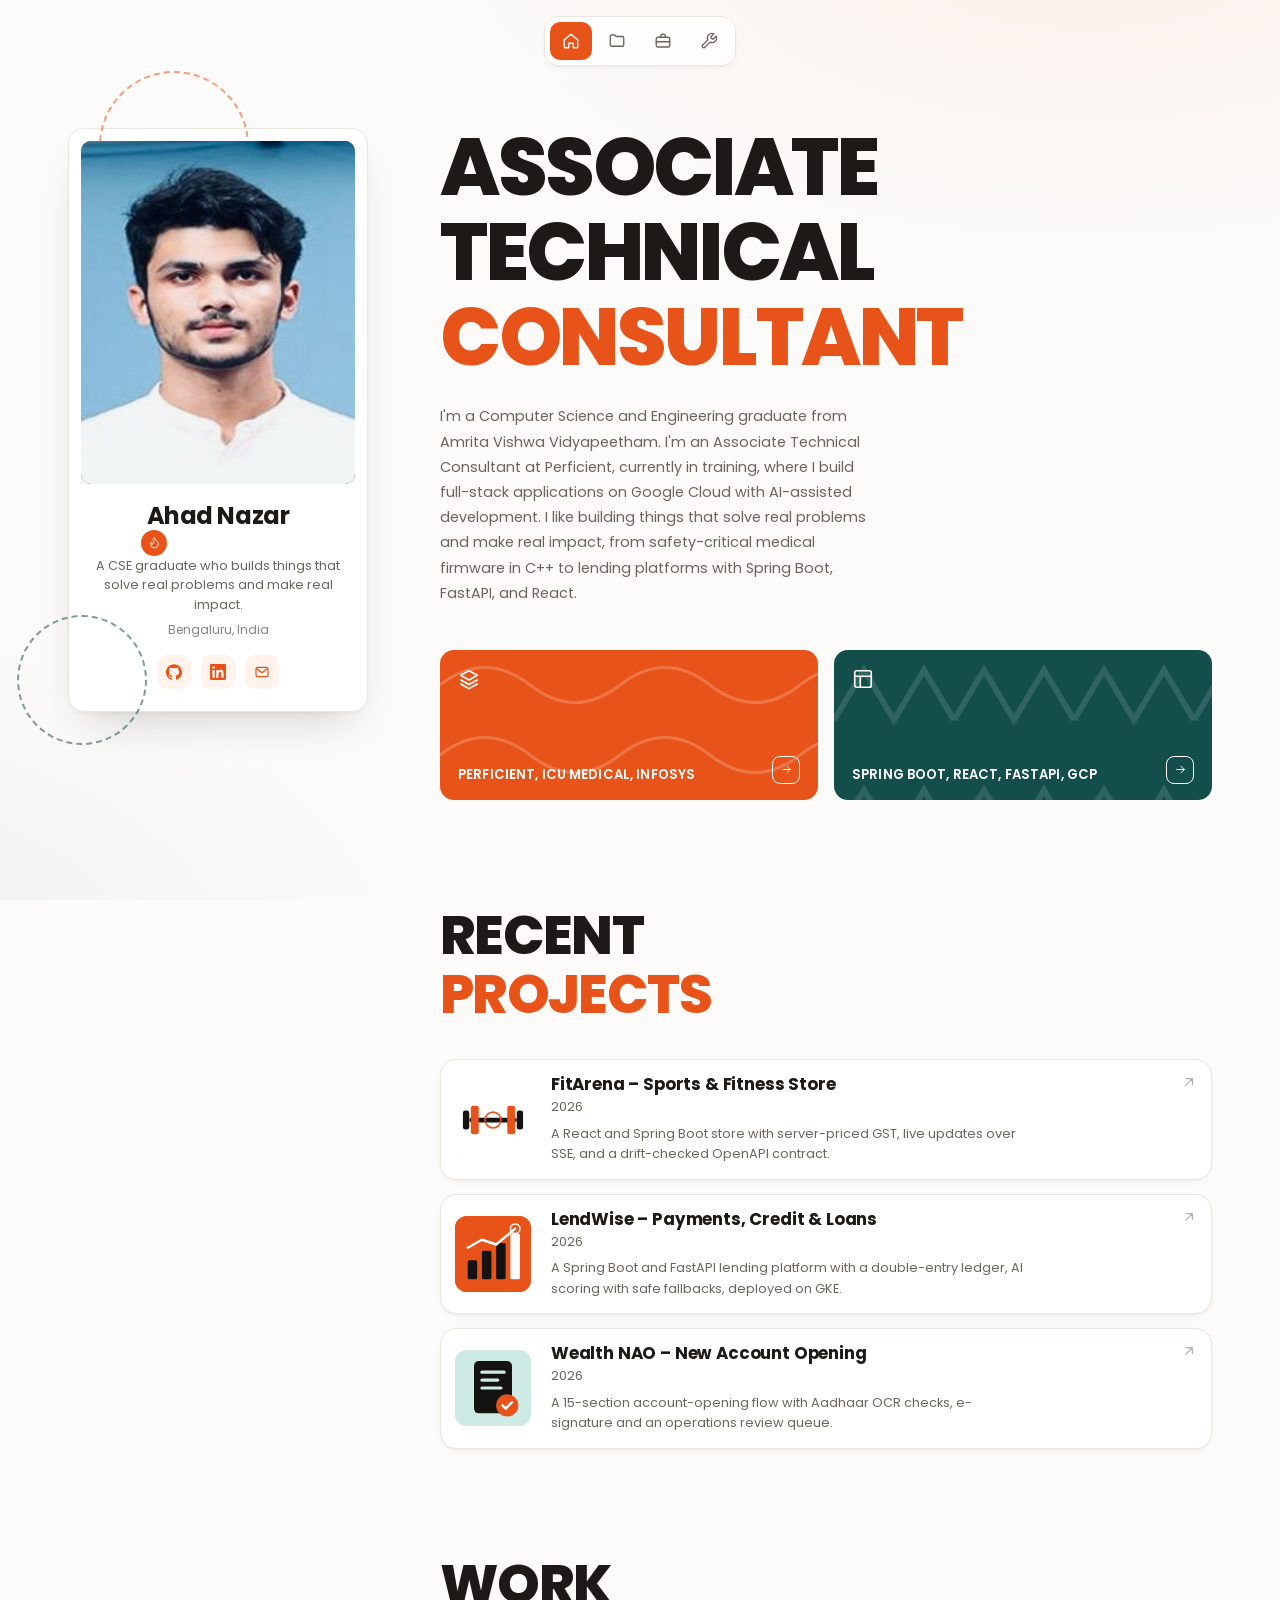
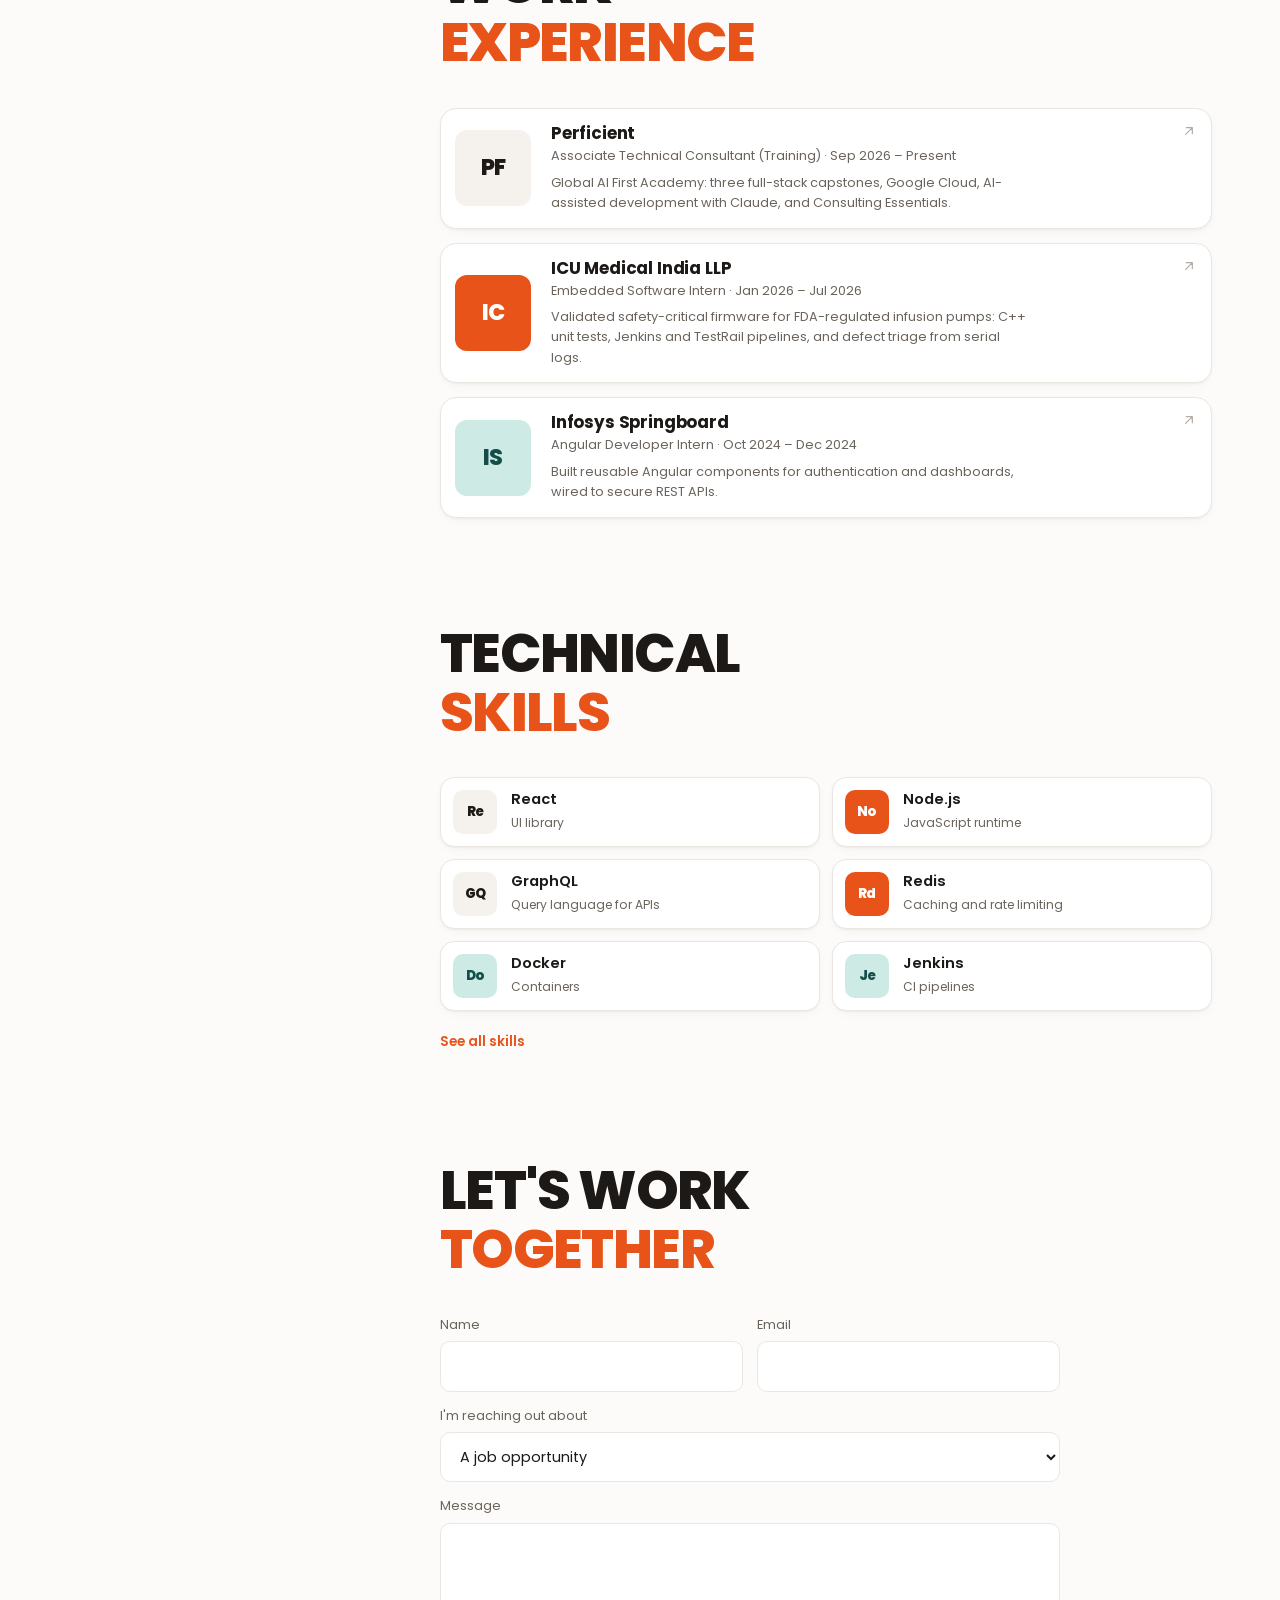
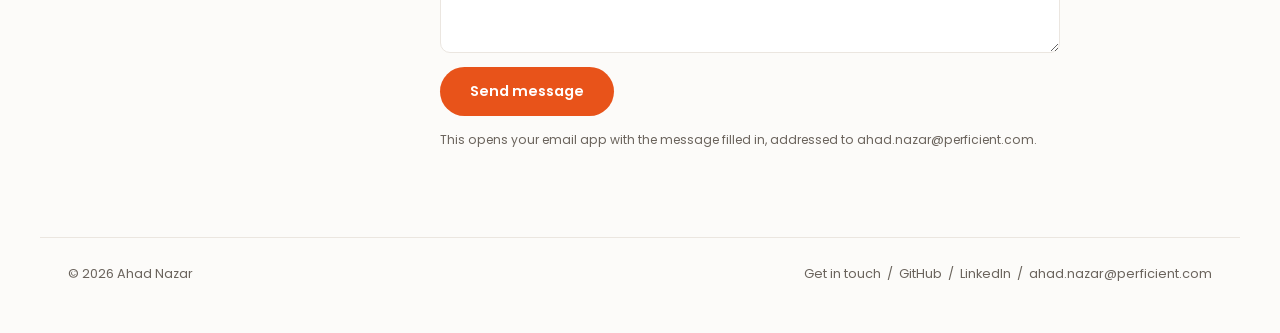
<file: index.html>
<!DOCTYPE html>
<html lang="en">
<head>
<meta charset="utf-8">
<meta name="viewport" content="width=device-width, initial-scale=1">
<title>Ahad Nazar</title>
<meta name="description" content="Ahad Nazar, associate technical consultant and Computer Science and Engineering graduate. Builds things that solve real problems and make real impact.">
<meta property="og:title" content="Ahad Nazar">
<meta property="og:description" content="Ahad Nazar, associate technical consultant and Computer Science and Engineering graduate. Builds things that solve real problems and make real impact.">
<meta property="og:type" content="website">
<meta name="theme-color" content="#ffffff">
<link rel="icon" href="data:image/svg+xml,%3Csvg xmlns='http://www.w3.org/2000/svg' viewBox='0 0 64 64'%3E%3Crect width='64' height='64' rx='16' fill='%23e8531a'/%3E%3Ctext x='32' y='45' font-family='Arial' font-weight='800' font-size='36' text-anchor='middle' fill='%23141312'%3EA%3C/text%3E%3C/svg%3E">
<link rel="preconnect" href="https://fonts.googleapis.com">
<link rel="preconnect" href="https://fonts.gstatic.com" crossorigin>
<link href="https://fonts.googleapis.com/css2?family=Poppins:wght@400;500;600;700;800&display=swap" rel="stylesheet">
<link rel="stylesheet" href="css/style.css">
<script>document.documentElement.classList.add("js")</script>
</head>
<body>
<nav class="nav" aria-label="Main"><a href="index.html" data-label="Home" aria-label="Home" aria-current="page"><svg class="" viewBox="0 0 24 24" fill="none" stroke="currentColor" stroke-width="1.8" stroke-linecap="round" stroke-linejoin="round" aria-hidden="true"><path d="M3 10.5 12 3l9 7.5V20a1 1 0 0 1-1 1h-5v-6H9v6H4a1 1 0 0 1-1-1z"/></svg></a><a href="projects.html" data-label="Projects" aria-label="Projects"><svg class="" viewBox="0 0 24 24" fill="none" stroke="currentColor" stroke-width="1.8" stroke-linecap="round" stroke-linejoin="round" aria-hidden="true"><path d="M3 6a2 2 0 0 1 2-2h4l2 2h8a2 2 0 0 1 2 2v9a2 2 0 0 1-2 2H5a2 2 0 0 1-2-2z"/></svg></a><a href="experience.html" data-label="Experience" aria-label="Experience"><svg class="" viewBox="0 0 24 24" fill="none" stroke="currentColor" stroke-width="1.8" stroke-linecap="round" stroke-linejoin="round" aria-hidden="true"><rect x="3" y="7" width="18" height="13" rx="2"/><path d="M9 7V5a2 2 0 0 1 2-2h2a2 2 0 0 1 2 2v2M3 13h18"/></svg></a><a href="skills.html" data-label="Skills" aria-label="Skills"><svg class="" viewBox="0 0 24 24" fill="none" stroke="currentColor" stroke-width="1.8" stroke-linecap="round" stroke-linejoin="round" aria-hidden="true"><path d="M14.7 6.3a1 1 0 0 0 0 1.4l1.6 1.6a1 1 0 0 0 1.4 0l3.77-3.77a6 6 0 0 1-7.94 7.94l-6.91 6.91a2.12 2.12 0 0 1-3-3l6.91-6.91a6 6 0 0 1 7.94-7.94l-3.76 3.76z"/></svg></a></nav>

<div class="shell">
  <aside class="profile">
    <div class="profile-card">
      <span class="arc a" aria-hidden="true"></span>
      <span class="arc b" aria-hidden="true"></span>
      <div class="photo">
        <span class="initials" aria-hidden="true">AN</span>
        <img src="assets/Passport%20size%20photo_Ahad%20Nazar.jpeg" alt="Portrait of Ahad Nazar" onerror="this.remove()">
      </div>
      <div class="profile-body">
        <h2>Ahad Nazar</h2>
        <span class="flame" aria-hidden="true"><svg class="" viewBox="0 0 24 24" fill="none" stroke="currentColor" stroke-width="1.8" stroke-linecap="round" stroke-linejoin="round" aria-hidden="true"><path d="M8.5 14.5A2.5 2.5 0 0 0 11 12c0-1.38-.5-2-1-3-1.072-2.143-.224-4.054 2-6 .5 2.5 2 4.9 4 6.5 2 1.6 3 3.5 3 5.5a7 7 0 1 1-14 0c0-1.153.433-2.294 1-3a2.5 2.5 0 0 0 2.5 2.5z"/></svg></span>
        <p class="tagline">A CSE graduate who builds things that solve real problems and make real impact.</p>
        <p class="meta">Bengaluru, India</p>
        <div class="socials">
          <a href="https://github.com/ahad-nazar_prft" target="_blank" rel="noopener" aria-label="GitHub"><svg viewBox="0 0 24 24" fill="currentColor" aria-hidden="true"><path d="M12 .297c-6.63 0-12 5.373-12 12 0 5.303 3.438 9.8 8.205 11.385.6.113.82-.258.82-.577 0-.285-.01-1.04-.015-2.04-3.338.724-4.042-1.61-4.042-1.61C4.422 18.07 3.633 17.7 3.633 17.7c-1.087-.744.084-.729.084-.729 1.205.084 1.838 1.236 1.838 1.236 1.07 1.835 2.809 1.305 3.495.998.108-.776.417-1.305.76-1.605-2.665-.3-5.466-1.332-5.466-5.93 0-1.31.465-2.38 1.235-3.22-.135-.303-.54-1.523.105-3.176 0 0 1.005-.322 3.3 1.23.96-.267 1.98-.399 3-.405 1.02.006 2.04.138 3 .405 2.28-1.552 3.285-1.23 3.285-1.23.645 1.653.24 2.873.12 3.176.765.84 1.23 1.91 1.23 3.22 0 4.61-2.805 5.625-5.475 5.92.42.36.81 1.096.81 2.22 0 1.606-.015 2.896-.015 3.286 0 .315.21.69.825.57C20.565 22.092 24 17.592 24 12.297c0-6.627-5.373-12-12-12"/></svg></a>
          <a href="https://linkedin.com/in/ahad-nazar-0b8946335" target="_blank" rel="noopener" aria-label="LinkedIn"><svg viewBox="0 0 24 24" fill="currentColor" aria-hidden="true"><path d="M20.447 20.452h-3.554v-5.569c0-1.328-.027-3.037-1.852-3.037-1.853 0-2.136 1.445-2.136 2.939v5.667H9.351V9h3.414v1.561h.046c.477-.9 1.637-1.85 3.37-1.85 3.601 0 4.267 2.37 4.267 5.455v6.286zM5.337 7.433c-1.144 0-2.063-.926-2.063-2.065 0-1.138.92-2.063 2.063-2.063 1.14 0 2.064.925 2.064 2.063 0 1.139-.925 2.065-2.064 2.065zm1.782 13.019H3.555V9h3.564v11.452zM22.225 0H1.771C.792 0 0 .774 0 1.729v20.542C0 23.227.792 24 1.771 24h20.451C23.2 24 24 23.227 24 22.271V1.729C24 .774 23.2 0 22.222 0h.003z"/></svg></a>
          <a href="mailto:ahad.nazar@perficient.com" aria-label="Email"><svg viewBox="0 0 24 24" fill="none" stroke="currentColor" stroke-width="1.8" stroke-linecap="round" stroke-linejoin="round" aria-hidden="true"><rect x="3" y="5" width="18" height="14" rx="2.5"/><path d="m4 7 8 6 8-6"/></svg></a>
        </div>
      </div>
    </div>
  </aside>
  <main>

    <section class="hero">
      <h1 class="title "><span class="line"><span class="w">Associate</span></span><span class="line"><span class="w">Technical</span></span><span class="line dim"><span class="w">Consultant</span></span></h1>
      <p class="lead reveal" style="--i:2">I'm a Computer Science and Engineering graduate from Amrita Vishwa Vidyapeetham. I'm an Associate Technical Consultant at Perficient, currently in training, where I build full-stack applications on Google Cloud with AI-assisted development. I like building things that solve real problems and make real impact, from safety-critical medical firmware in C++ to lending platforms with Spring Boot, FastAPI, and React.</p>
      <div class="cards">
        <a class="link-card orange reveal" style="--i:3" href="experience.html"><svg class="ic" viewBox="0 0 24 24" fill="none" stroke="currentColor" stroke-width="1.8" stroke-linecap="round" stroke-linejoin="round" aria-hidden="true"><path d="m12 3 9 5-9 5-9-5z"/><path d="m3 13 9 5 9-5"/><path d="m3 17.5 9 5 9-5"/></svg>
          <div class="bottom"><span class="txt">Perficient, ICU Medical, Infosys</span><span class="btn-sq"><svg class="" viewBox="0 0 24 24" fill="none" stroke="currentColor" stroke-width="1.8" stroke-linecap="round" stroke-linejoin="round" aria-hidden="true"><path d="M5 12h14M13 6l6 6-6 6"/></svg></span></div></a>
        <a class="link-card lime reveal" style="--i:4" href="projects.html"><svg class="ic" viewBox="0 0 24 24" fill="none" stroke="currentColor" stroke-width="1.8" stroke-linecap="round" stroke-linejoin="round" aria-hidden="true"><rect x="3" y="3" width="18" height="18" rx="2"/><path d="M3 9h18M9 21V9"/></svg>
          <div class="bottom"><span class="txt">Spring Boot, React, FastAPI, GCP</span><span class="btn-sq"><svg class="" viewBox="0 0 24 24" fill="none" stroke="currentColor" stroke-width="1.8" stroke-linecap="round" stroke-linejoin="round" aria-hidden="true"><path d="M5 12h14M13 6l6 6-6 6"/></svg></span></div></a>
      </div>
    </section>

    <section class="section">
      <h2 class="title section-title"><span class="line"><span class="w">RECENT</span></span><span class="line dim"><span class="w">PROJECTS</span></span></h2>
      <div class="items"><a class="item reveal" style="--i:0" href="projects.html"><div class="thumb w"><svg viewBox="0 0 96 96" aria-hidden="true"><rect width="96" height="96" fill="#fff"/><rect x="18" y="45" width="60" height="6" rx="3" fill="#141312"/><rect x="20" y="30" width="10" height="36" rx="3" fill="#e8531a"/><rect x="66" y="30" width="10" height="36" rx="3" fill="#e8531a"/><rect x="10" y="36" width="8" height="24" rx="3" fill="#141312"/><rect x="78" y="36" width="8" height="24" rx="3" fill="#141312"/><circle class="ping" cx="48" cy="48" r="10" fill="none" stroke="#e8531a" stroke-width="2"/></svg></div><div><h3>FitArena – Sports &amp; Fitness Store</h3><p class="sub">2026</p><p class="desc">A React and Spring Boot store with server-priced GST, live updates over SSE, and a drift-checked OpenAPI contract.</p></div><svg class="arr" viewBox="0 0 24 24" fill="none" stroke="currentColor" stroke-width="1.8" stroke-linecap="round" stroke-linejoin="round" aria-hidden="true"><path d="M7 17 17 7M8 7h9v9"/></svg></a><a class="item reveal" style="--i:1" href="projects.html"><div class="thumb o"><svg viewBox="0 0 96 96" aria-hidden="true"><rect width="96" height="96" fill="#e8531a"/><rect x="16" y="56" width="12" height="24" rx="2" fill="#141312"/><rect x="34" y="44" width="12" height="36" rx="2" fill="#141312"/><rect x="52" y="34" width="12" height="46" rx="2" fill="#141312"/><rect x="70" y="22" width="12" height="58" rx="2" fill="#fff"/><circle class="ping" cx="76" cy="16" r="6" fill="none" stroke="#fff" stroke-width="2"/><path d="M16 40 34 30l18 6 24-20" fill="none" stroke="#fff" stroke-width="3" stroke-linecap="round" stroke-linejoin="round"/></svg></div><div><h3>LendWise – Payments, Credit &amp; Loans</h3><p class="sub">2026</p><p class="desc">A Spring Boot and FastAPI lending platform with a double-entry ledger, AI scoring with safe fallbacks, deployed on GKE.</p></div><svg class="arr" viewBox="0 0 24 24" fill="none" stroke="currentColor" stroke-width="1.8" stroke-linecap="round" stroke-linejoin="round" aria-hidden="true"><path d="M7 17 17 7M8 7h9v9"/></svg></a><a class="item reveal" style="--i:2" href="projects.html"><div class="thumb l"><svg viewBox="0 0 96 96" aria-hidden="true"><rect width="96" height="96" fill="#cdeae4"/><rect x="24" y="14" width="48" height="66" rx="6" fill="#141312"/><rect x="32" y="26" width="32" height="4" rx="2" fill="#cdeae4"/><rect x="32" y="36" width="24" height="4" rx="2" fill="#cdeae4"/><rect x="32" y="46" width="28" height="4" rx="2" fill="#cdeae4"/><circle cx="66" cy="70" r="13" fill="#e8531a"/><circle class="ping" cx="66" cy="70" r="13" fill="none" stroke="#e8531a" stroke-width="2"/><path d="m60 70 4 4 8-8" fill="none" stroke="#fff" stroke-width="3" stroke-linecap="round" stroke-linejoin="round"/></svg></div><div><h3>Wealth NAO – New Account Opening</h3><p class="sub">2026</p><p class="desc">A 15-section account-opening flow with Aadhaar OCR checks, e-signature and an operations review queue.</p></div><svg class="arr" viewBox="0 0 24 24" fill="none" stroke="currentColor" stroke-width="1.8" stroke-linecap="round" stroke-linejoin="round" aria-hidden="true"><path d="M7 17 17 7M8 7h9v9"/></svg></a></div>
    </section>

    <section class="section">
      <h2 class="title section-title"><span class="line"><span class="w">WORK</span></span><span class="line dim"><span class="w">EXPERIENCE</span></span></h2>
      <div class="items"><a class="item reveal" style="--i:0" href="experience.html"><div class="thumb w">PF</div><div><h3>Perficient</h3><p class="sub">Associate Technical Consultant (Training) &middot; Sep 2026 – Present</p><p class="desc">Global AI First Academy: three full-stack capstones, Google Cloud, AI-assisted development with Claude, and Consulting Essentials.</p></div><svg class="arr" viewBox="0 0 24 24" fill="none" stroke="currentColor" stroke-width="1.8" stroke-linecap="round" stroke-linejoin="round" aria-hidden="true"><path d="M7 17 17 7M8 7h9v9"/></svg></a><a class="item reveal" style="--i:1" href="experience.html"><div class="thumb o">IC</div><div><h3>ICU Medical India LLP</h3><p class="sub">Embedded Software Intern &middot; Jan 2026 – Jul 2026</p><p class="desc">Validated safety-critical firmware for FDA-regulated infusion pumps: C++ unit tests, Jenkins and TestRail pipelines, and defect triage from serial logs.</p></div><svg class="arr" viewBox="0 0 24 24" fill="none" stroke="currentColor" stroke-width="1.8" stroke-linecap="round" stroke-linejoin="round" aria-hidden="true"><path d="M7 17 17 7M8 7h9v9"/></svg></a><a class="item reveal" style="--i:2" href="experience.html"><div class="thumb l">IS</div><div><h3>Infosys Springboard</h3><p class="sub">Angular Developer Intern &middot; Oct 2024 – Dec 2024</p><p class="desc">Built reusable Angular components for authentication and dashboards, wired to secure REST APIs.</p></div><svg class="arr" viewBox="0 0 24 24" fill="none" stroke="currentColor" stroke-width="1.8" stroke-linecap="round" stroke-linejoin="round" aria-hidden="true"><path d="M7 17 17 7M8 7h9v9"/></svg></a></div>
    </section>

    <section class="section">
      <h2 class="title section-title"><span class="line"><span class="w">TECHNICAL</span></span><span class="line dim"><span class="w">SKILLS</span></span></h2>
      <div class="tools"><div class="tool reveal" style="--i:1"><span class="thumb w" aria-hidden="true">Re</span><div><b>React</b><small>UI library</small></div></div><div class="tool reveal" style="--i:1"><span class="thumb o" aria-hidden="true">No</span><div><b>Node.js</b><small>JavaScript runtime</small></div></div><div class="tool reveal" style="--i:1"><span class="thumb w" aria-hidden="true">GQ</span><div><b>GraphQL</b><small>Query language for APIs</small></div></div><div class="tool reveal" style="--i:1"><span class="thumb o" aria-hidden="true">Rd</span><div><b>Redis</b><small>Caching and rate limiting</small></div></div><div class="tool reveal" style="--i:0"><span class="thumb l" aria-hidden="true">Do</span><div><b>Docker</b><small>Containers</small></div></div><div class="tool reveal" style="--i:1"><span class="thumb l" aria-hidden="true">Je</span><div><b>Jenkins</b><small>CI pipelines</small></div></div></div>
      <a class="see-all" href="skills.html">See all skills</a>
    </section>


    <section class="section" id="contact">
      <h2 class="title section-title"><span class="line"><span class="w">LET&#x27;S WORK</span></span><span class="line dim"><span class="w">TOGETHER</span></span></h2>
      <form id="contact-form" class="contact-form reveal" data-to="ahad.nazar@perficient.com">
        <div class="two">
          <label>Name<input name="name" type="text" required autocomplete="name"></label>
          <label>Email<input name="email" type="email" required autocomplete="email"></label>
        </div>
        <label>I'm reaching out about
          <select name="topic">
            <option>A job opportunity</option>
            <option>A project collaboration</option>
            <option>An internship</option>
            <option>Just saying hi</option>
          </select>
        </label>
        <label>Message<textarea name="message" required></textarea></label>
        <button type="submit">Send message</button>
        <p class="form-note">This opens your email app with the message filled in, addressed to ahad.nazar@perficient.com.</p>
      </form>
    </section>
  </main>
</div>

<footer class="footer">
  <span>&copy; <span data-year>2026</span> Ahad Nazar</span>
  <span><a href="index.html#contact">Get in touch</a> &nbsp;/&nbsp; <a href="https://github.com/ahad-nazar_prft" target="_blank" rel="noopener">GitHub</a> &nbsp;/&nbsp; <a href="https://linkedin.com/in/ahad-nazar-0b8946335" target="_blank" rel="noopener">LinkedIn</a> &nbsp;/&nbsp; <a href="mailto:ahad.nazar@perficient.com">ahad.nazar@perficient.com</a></span>
</footer>
<script src="js/main.js"></script>
</body>
</html>
</file>
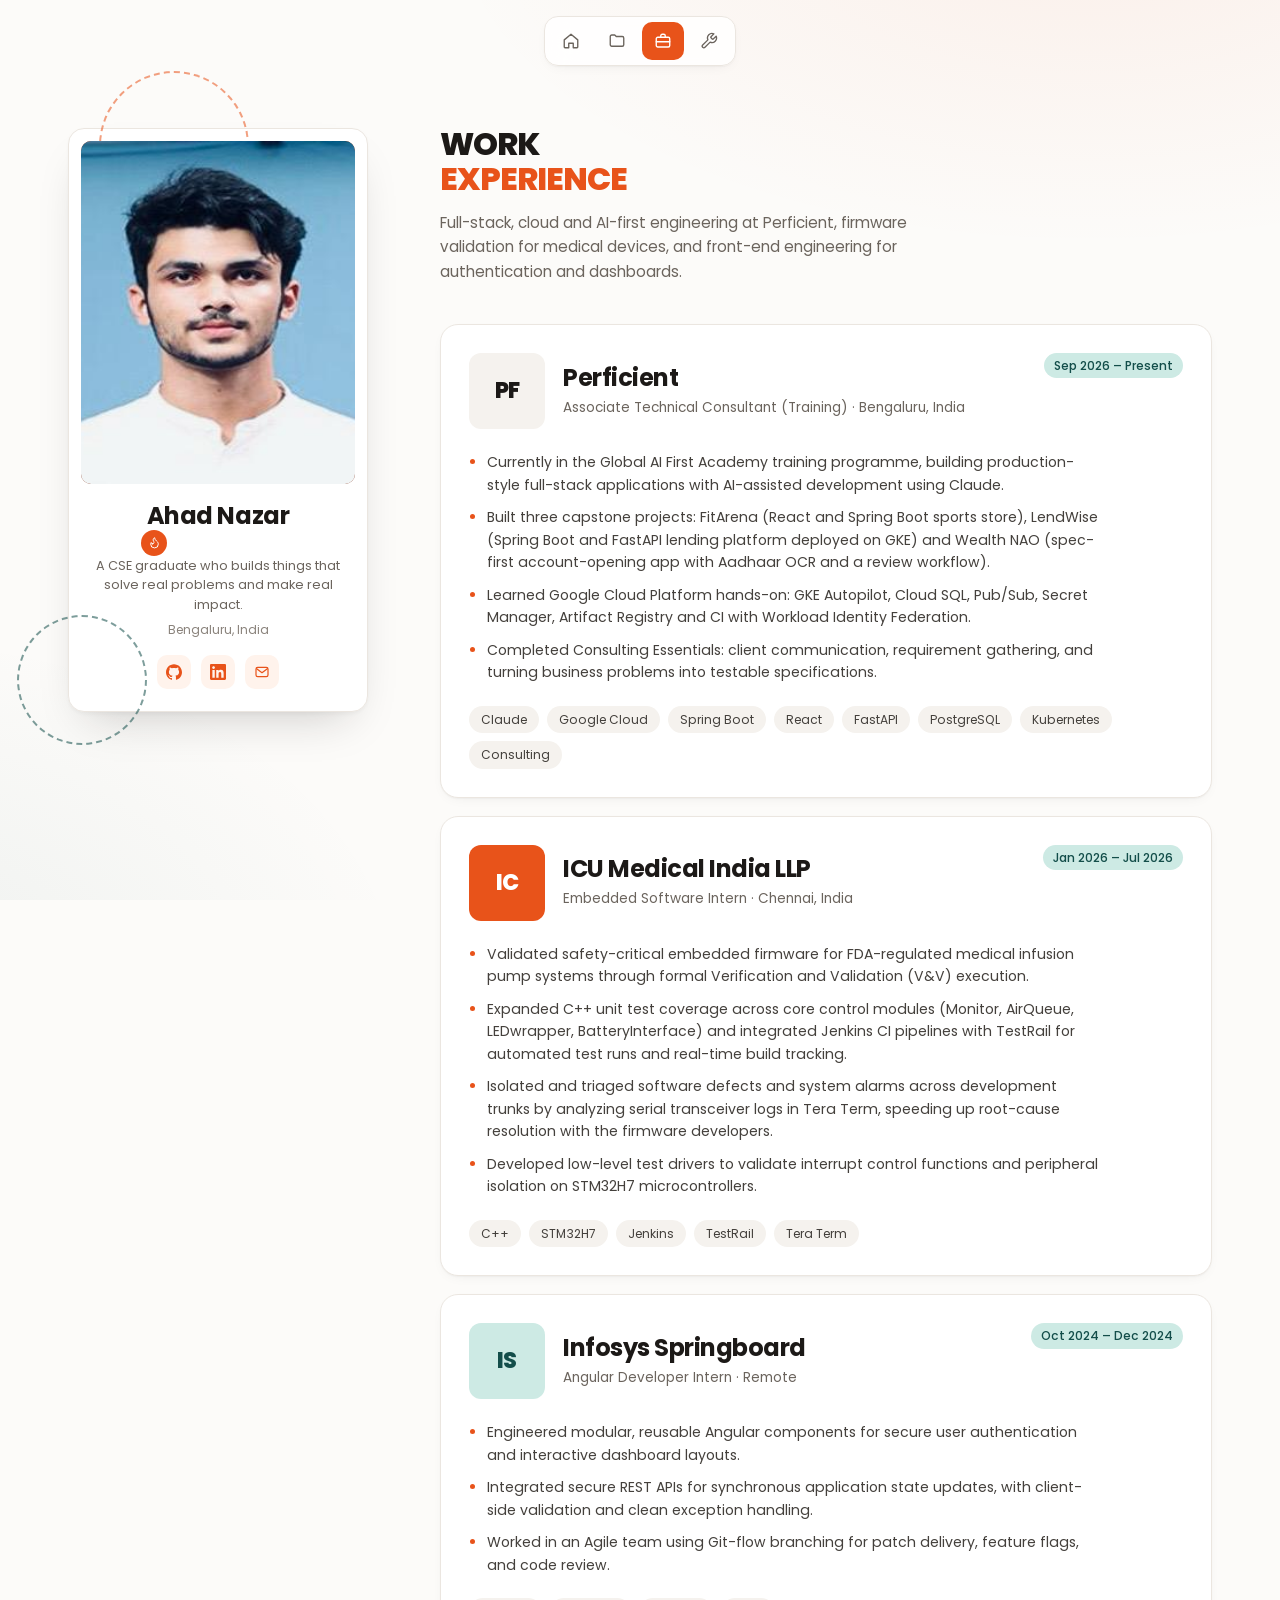
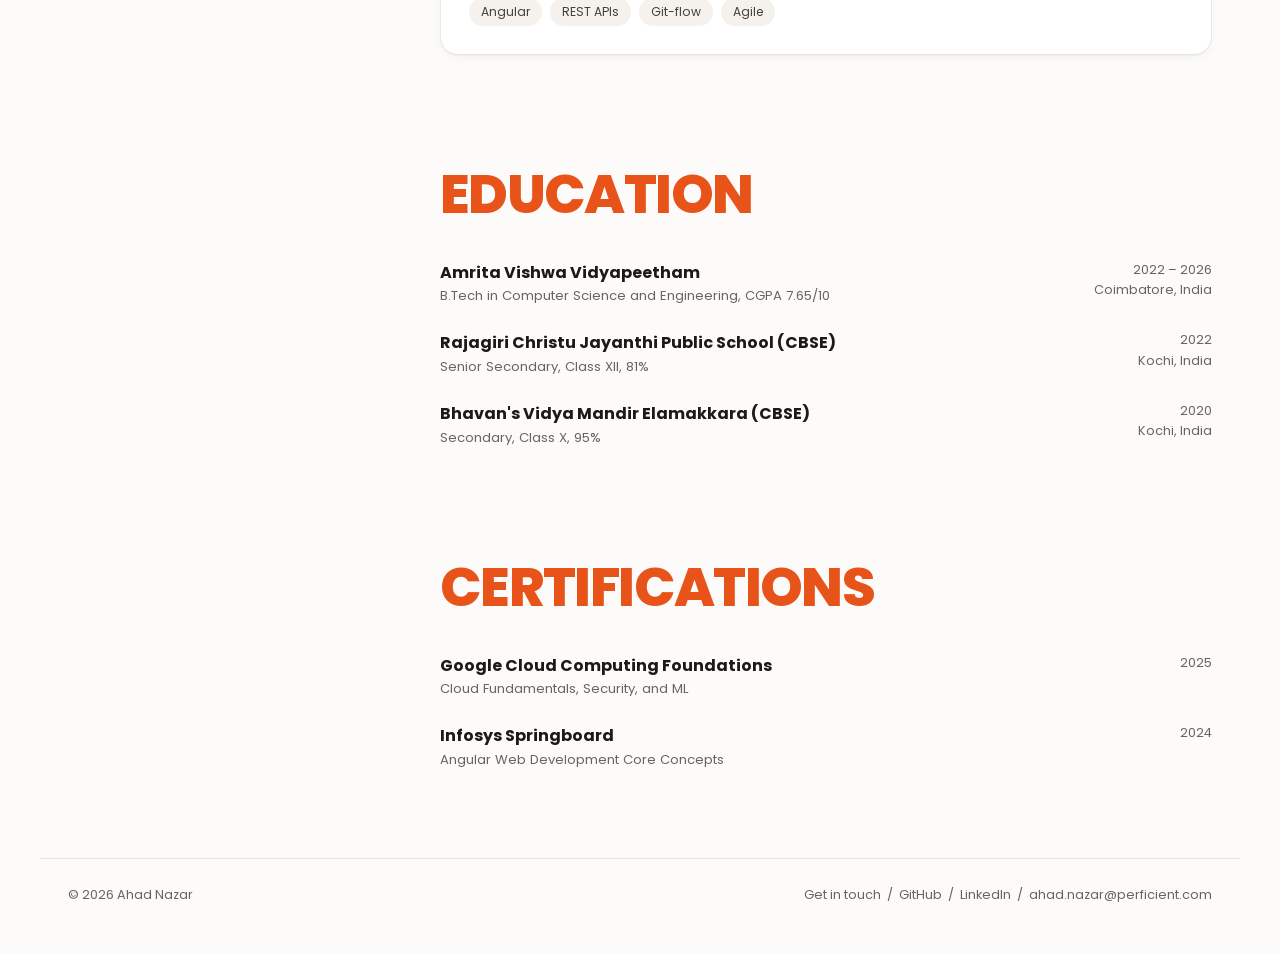
<file: experience.html>
<!DOCTYPE html>
<html lang="en">
<head>
<meta charset="utf-8">
<meta name="viewport" content="width=device-width, initial-scale=1">
<title>Experience | Ahad Nazar</title>
<meta name="description" content="Work experience, education, and certifications of Ahad Nazar.">
<meta property="og:title" content="Experience | Ahad Nazar">
<meta property="og:description" content="Work experience, education, and certifications of Ahad Nazar.">
<meta property="og:type" content="website">
<meta name="theme-color" content="#ffffff">
<link rel="icon" href="data:image/svg+xml,%3Csvg xmlns='http://www.w3.org/2000/svg' viewBox='0 0 64 64'%3E%3Crect width='64' height='64' rx='16' fill='%23e8531a'/%3E%3Ctext x='32' y='45' font-family='Arial' font-weight='800' font-size='36' text-anchor='middle' fill='%23141312'%3EA%3C/text%3E%3C/svg%3E">
<link rel="preconnect" href="https://fonts.googleapis.com">
<link rel="preconnect" href="https://fonts.gstatic.com" crossorigin>
<link href="https://fonts.googleapis.com/css2?family=Poppins:wght@400;500;600;700;800&display=swap" rel="stylesheet">
<link rel="stylesheet" href="css/style.css">
<script>document.documentElement.classList.add("js")</script>
</head>
<body>
<nav class="nav" aria-label="Main"><a href="index.html" data-label="Home" aria-label="Home"><svg class="" viewBox="0 0 24 24" fill="none" stroke="currentColor" stroke-width="1.8" stroke-linecap="round" stroke-linejoin="round" aria-hidden="true"><path d="M3 10.5 12 3l9 7.5V20a1 1 0 0 1-1 1h-5v-6H9v6H4a1 1 0 0 1-1-1z"/></svg></a><a href="projects.html" data-label="Projects" aria-label="Projects"><svg class="" viewBox="0 0 24 24" fill="none" stroke="currentColor" stroke-width="1.8" stroke-linecap="round" stroke-linejoin="round" aria-hidden="true"><path d="M3 6a2 2 0 0 1 2-2h4l2 2h8a2 2 0 0 1 2 2v9a2 2 0 0 1-2 2H5a2 2 0 0 1-2-2z"/></svg></a><a href="experience.html" data-label="Experience" aria-label="Experience" aria-current="page"><svg class="" viewBox="0 0 24 24" fill="none" stroke="currentColor" stroke-width="1.8" stroke-linecap="round" stroke-linejoin="round" aria-hidden="true"><rect x="3" y="7" width="18" height="13" rx="2"/><path d="M9 7V5a2 2 0 0 1 2-2h2a2 2 0 0 1 2 2v2M3 13h18"/></svg></a><a href="skills.html" data-label="Skills" aria-label="Skills"><svg class="" viewBox="0 0 24 24" fill="none" stroke="currentColor" stroke-width="1.8" stroke-linecap="round" stroke-linejoin="round" aria-hidden="true"><path d="M14.7 6.3a1 1 0 0 0 0 1.4l1.6 1.6a1 1 0 0 0 1.4 0l3.77-3.77a6 6 0 0 1-7.94 7.94l-6.91 6.91a2.12 2.12 0 0 1-3-3l6.91-6.91a6 6 0 0 1 7.94-7.94l-3.76 3.76z"/></svg></a></nav>

<div class="shell">
  <aside class="profile">
    <div class="profile-card">
      <span class="arc a" aria-hidden="true"></span>
      <span class="arc b" aria-hidden="true"></span>
      <div class="photo">
        <span class="initials" aria-hidden="true">AN</span>
        <img src="assets/Passport%20size%20photo_Ahad%20Nazar.jpeg" alt="Portrait of Ahad Nazar" onerror="this.remove()">
      </div>
      <div class="profile-body">
        <h2>Ahad Nazar</h2>
        <span class="flame" aria-hidden="true"><svg class="" viewBox="0 0 24 24" fill="none" stroke="currentColor" stroke-width="1.8" stroke-linecap="round" stroke-linejoin="round" aria-hidden="true"><path d="M8.5 14.5A2.5 2.5 0 0 0 11 12c0-1.38-.5-2-1-3-1.072-2.143-.224-4.054 2-6 .5 2.5 2 4.9 4 6.5 2 1.6 3 3.5 3 5.5a7 7 0 1 1-14 0c0-1.153.433-2.294 1-3a2.5 2.5 0 0 0 2.5 2.5z"/></svg></span>
        <p class="tagline">A CSE graduate who builds things that solve real problems and make real impact.</p>
        <p class="meta">Bengaluru, India</p>
        <div class="socials">
          <a href="https://github.com/ahad-nazar_prft" target="_blank" rel="noopener" aria-label="GitHub"><svg viewBox="0 0 24 24" fill="currentColor" aria-hidden="true"><path d="M12 .297c-6.63 0-12 5.373-12 12 0 5.303 3.438 9.8 8.205 11.385.6.113.82-.258.82-.577 0-.285-.01-1.04-.015-2.04-3.338.724-4.042-1.61-4.042-1.61C4.422 18.07 3.633 17.7 3.633 17.7c-1.087-.744.084-.729.084-.729 1.205.084 1.838 1.236 1.838 1.236 1.07 1.835 2.809 1.305 3.495.998.108-.776.417-1.305.76-1.605-2.665-.3-5.466-1.332-5.466-5.93 0-1.31.465-2.38 1.235-3.22-.135-.303-.54-1.523.105-3.176 0 0 1.005-.322 3.3 1.23.96-.267 1.98-.399 3-.405 1.02.006 2.04.138 3 .405 2.28-1.552 3.285-1.23 3.285-1.23.645 1.653.24 2.873.12 3.176.765.84 1.23 1.91 1.23 3.22 0 4.61-2.805 5.625-5.475 5.92.42.36.81 1.096.81 2.22 0 1.606-.015 2.896-.015 3.286 0 .315.21.69.825.57C20.565 22.092 24 17.592 24 12.297c0-6.627-5.373-12-12-12"/></svg></a>
          <a href="https://linkedin.com/in/ahad-nazar-0b8946335" target="_blank" rel="noopener" aria-label="LinkedIn"><svg viewBox="0 0 24 24" fill="currentColor" aria-hidden="true"><path d="M20.447 20.452h-3.554v-5.569c0-1.328-.027-3.037-1.852-3.037-1.853 0-2.136 1.445-2.136 2.939v5.667H9.351V9h3.414v1.561h.046c.477-.9 1.637-1.85 3.37-1.85 3.601 0 4.267 2.37 4.267 5.455v6.286zM5.337 7.433c-1.144 0-2.063-.926-2.063-2.065 0-1.138.92-2.063 2.063-2.063 1.14 0 2.064.925 2.064 2.063 0 1.139-.925 2.065-2.064 2.065zm1.782 13.019H3.555V9h3.564v11.452zM22.225 0H1.771C.792 0 0 .774 0 1.729v20.542C0 23.227.792 24 1.771 24h20.451C23.2 24 24 23.227 24 22.271V1.729C24 .774 23.2 0 22.222 0h.003z"/></svg></a>
          <a href="mailto:ahad.nazar@perficient.com" aria-label="Email"><svg viewBox="0 0 24 24" fill="none" stroke="currentColor" stroke-width="1.8" stroke-linecap="round" stroke-linejoin="round" aria-hidden="true"><rect x="3" y="5" width="18" height="14" rx="2.5"/><path d="m4 7 8 6 8-6"/></svg></a>
        </div>
      </div>
    </div>
  </aside>
  <main>

    <h1 class="title page-title"><span class="line"><span class="w">WORK</span></span><span class="line dim"><span class="w">EXPERIENCE</span></span></h1>
    <p class="page-intro reveal">Full-stack, cloud and AI-first engineering at Perficient, firmware validation for medical devices, and front-end engineering for authentication and dashboards.</p>
    <article class="detail reveal"><div class="detail-head"><div class="thumb w">PF</div><div class="grow"><h3>Perficient</h3><p class="sub">Associate Technical Consultant (Training) &middot; Bengaluru, India</p></div><span class="when">Sep 2026 – Present</span></div><ul><li>Currently in the Global AI First Academy training programme, building production-style full-stack applications with AI-assisted development using Claude.</li><li>Built three capstone projects: FitArena (React and Spring Boot sports store), LendWise (Spring Boot and FastAPI lending platform deployed on GKE) and Wealth NAO (spec-first account-opening app with Aadhaar OCR and a review workflow).</li><li>Learned Google Cloud Platform hands-on: GKE Autopilot, Cloud SQL, Pub/Sub, Secret Manager, Artifact Registry and CI with Workload Identity Federation.</li><li>Completed Consulting Essentials: client communication, requirement gathering, and turning business problems into testable specifications.</li></ul><div class="chips"><span class="chip">Claude</span><span class="chip">Google Cloud</span><span class="chip">Spring Boot</span><span class="chip">React</span><span class="chip">FastAPI</span><span class="chip">PostgreSQL</span><span class="chip">Kubernetes</span><span class="chip">Consulting</span></div></article><article class="detail reveal"><div class="detail-head"><div class="thumb o">IC</div><div class="grow"><h3>ICU Medical India LLP</h3><p class="sub">Embedded Software Intern &middot; Chennai, India</p></div><span class="when">Jan 2026 – Jul 2026</span></div><ul><li>Validated safety-critical embedded firmware for FDA-regulated medical infusion pump systems through formal Verification and Validation (V&amp;V) execution.</li><li>Expanded C++ unit test coverage across core control modules (Monitor, AirQueue, LEDwrapper, BatteryInterface) and integrated Jenkins CI pipelines with TestRail for automated test runs and real-time build tracking.</li><li>Isolated and triaged software defects and system alarms across development trunks by analyzing serial transceiver logs in Tera Term, speeding up root-cause resolution with the firmware developers.</li><li>Developed low-level test drivers to validate interrupt control functions and peripheral isolation on STM32H7 microcontrollers.</li></ul><div class="chips"><span class="chip">C++</span><span class="chip">STM32H7</span><span class="chip">Jenkins</span><span class="chip">TestRail</span><span class="chip">Tera Term</span></div></article><article class="detail reveal"><div class="detail-head"><div class="thumb l">IS</div><div class="grow"><h3>Infosys Springboard</h3><p class="sub">Angular Developer Intern &middot; Remote</p></div><span class="when">Oct 2024 – Dec 2024</span></div><ul><li>Engineered modular, reusable Angular components for secure user authentication and interactive dashboard layouts.</li><li>Integrated secure REST APIs for synchronous application state updates, with client-side validation and clean exception handling.</li><li>Worked in an Agile team using Git-flow branching for patch delivery, feature flags, and code review.</li></ul><div class="chips"><span class="chip">Angular</span><span class="chip">REST APIs</span><span class="chip">Git-flow</span><span class="chip">Agile</span></div></article>
    <section class="section"><h2 class="title section-title"><span class="line"><span class="w"></span></span><span class="line dim"><span class="w">EDUCATION</span></span></h2><div class="edu"><div class="row reveal"><div><h3>Amrita Vishwa Vidyapeetham</h3><p class="sub">B.Tech in Computer Science and Engineering, CGPA 7.65/10</p></div><span class="when">2022 – 2026<br>Coimbatore, India</span></div><div class="row reveal"><div><h3>Rajagiri Christu Jayanthi Public School (CBSE)</h3><p class="sub">Senior Secondary, Class XII, 81%</p></div><span class="when">2022<br>Kochi, India</span></div><div class="row reveal"><div><h3>Bhavan&#x27;s Vidya Mandir Elamakkara (CBSE)</h3><p class="sub">Secondary, Class X, 95%</p></div><span class="when">2020<br>Kochi, India</span></div></div></section>
    <section class="section"><h2 class="title section-title"><span class="line"><span class="w"></span></span><span class="line dim"><span class="w">CERTIFICATIONS</span></span></h2><div class="edu"><div class="row reveal"><div><h3>Google Cloud Computing Foundations</h3><p class="sub">Cloud Fundamentals, Security, and ML</p></div><span class="when">2025</span></div><div class="row reveal"><div><h3>Infosys Springboard</h3><p class="sub">Angular Web Development Core Concepts</p></div><span class="when">2024</span></div></div></section>
  </main>
</div>

<footer class="footer">
  <span>&copy; <span data-year>2026</span> Ahad Nazar</span>
  <span><a href="index.html#contact">Get in touch</a> &nbsp;/&nbsp; <a href="https://github.com/ahad-nazar_prft" target="_blank" rel="noopener">GitHub</a> &nbsp;/&nbsp; <a href="https://linkedin.com/in/ahad-nazar-0b8946335" target="_blank" rel="noopener">LinkedIn</a> &nbsp;/&nbsp; <a href="mailto:ahad.nazar@perficient.com">ahad.nazar@perficient.com</a></span>
</footer>
<script src="js/main.js"></script>
</body>
</html>
</file>
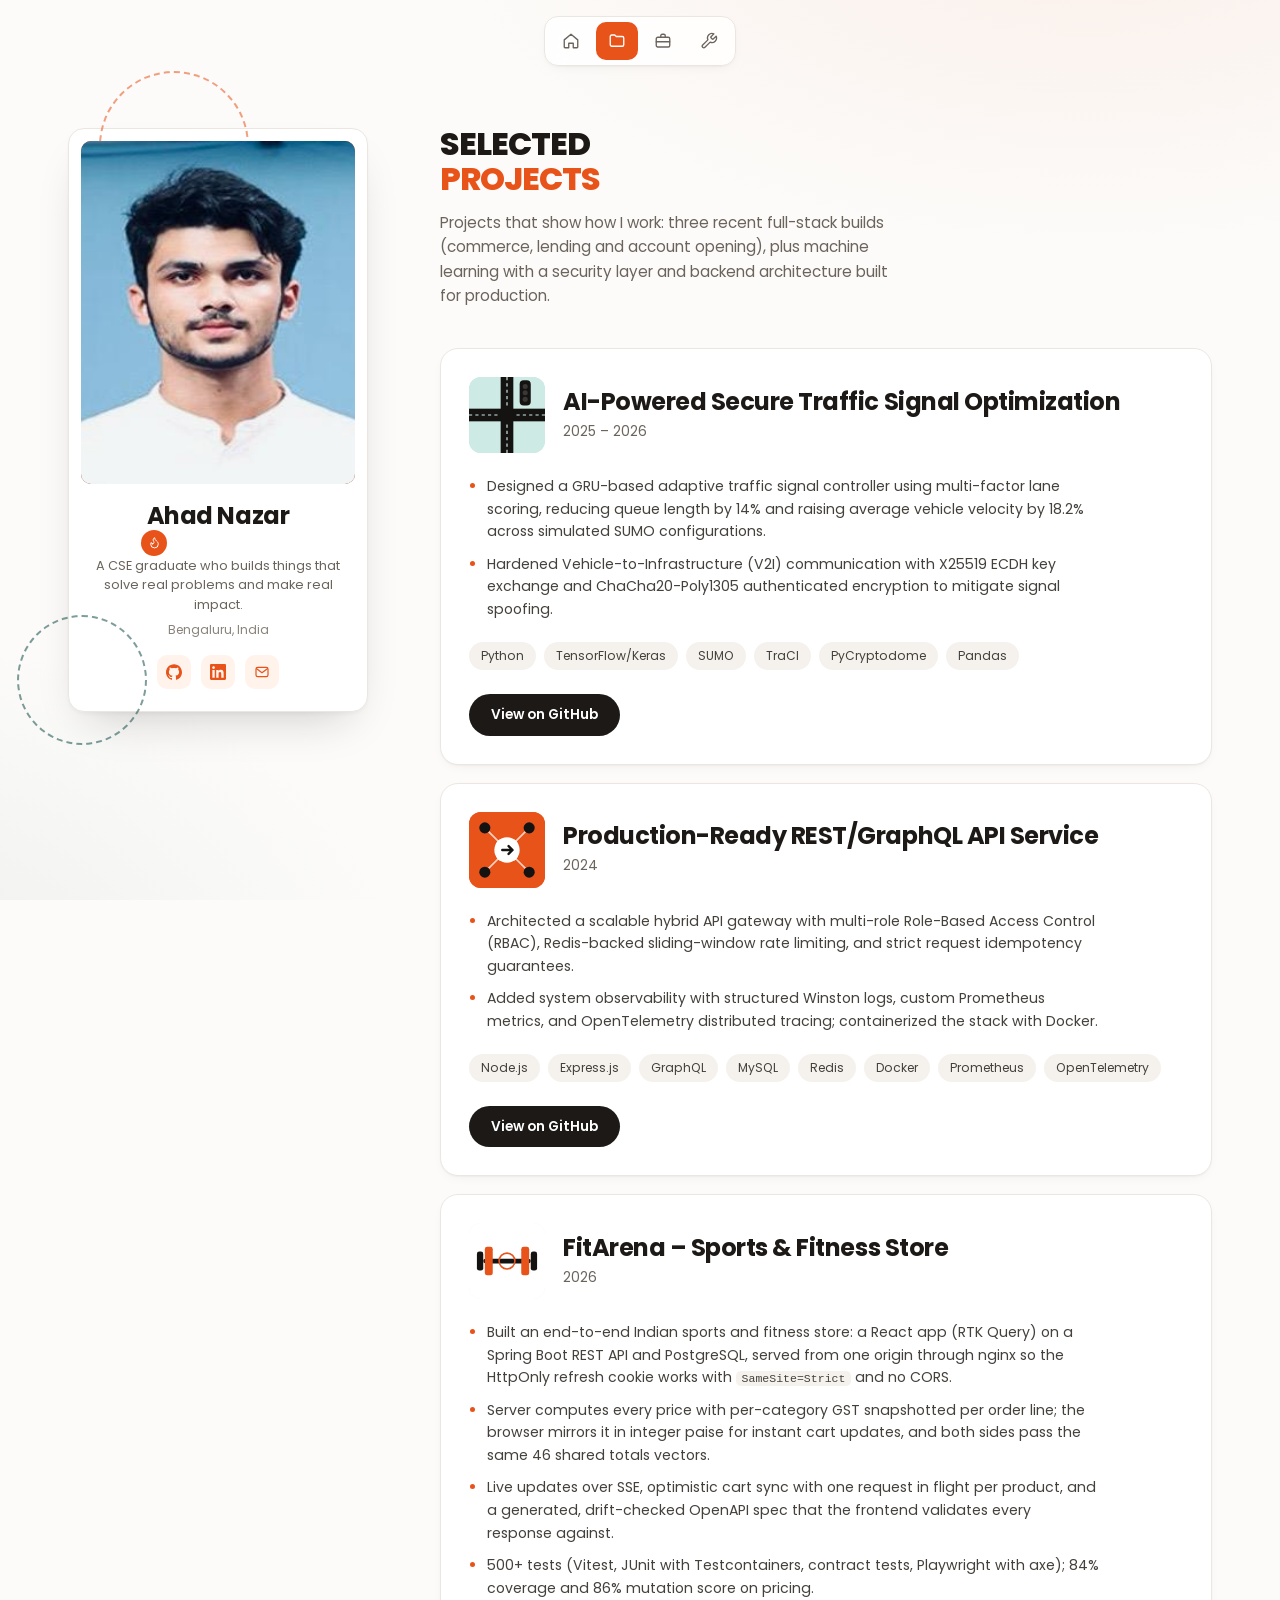
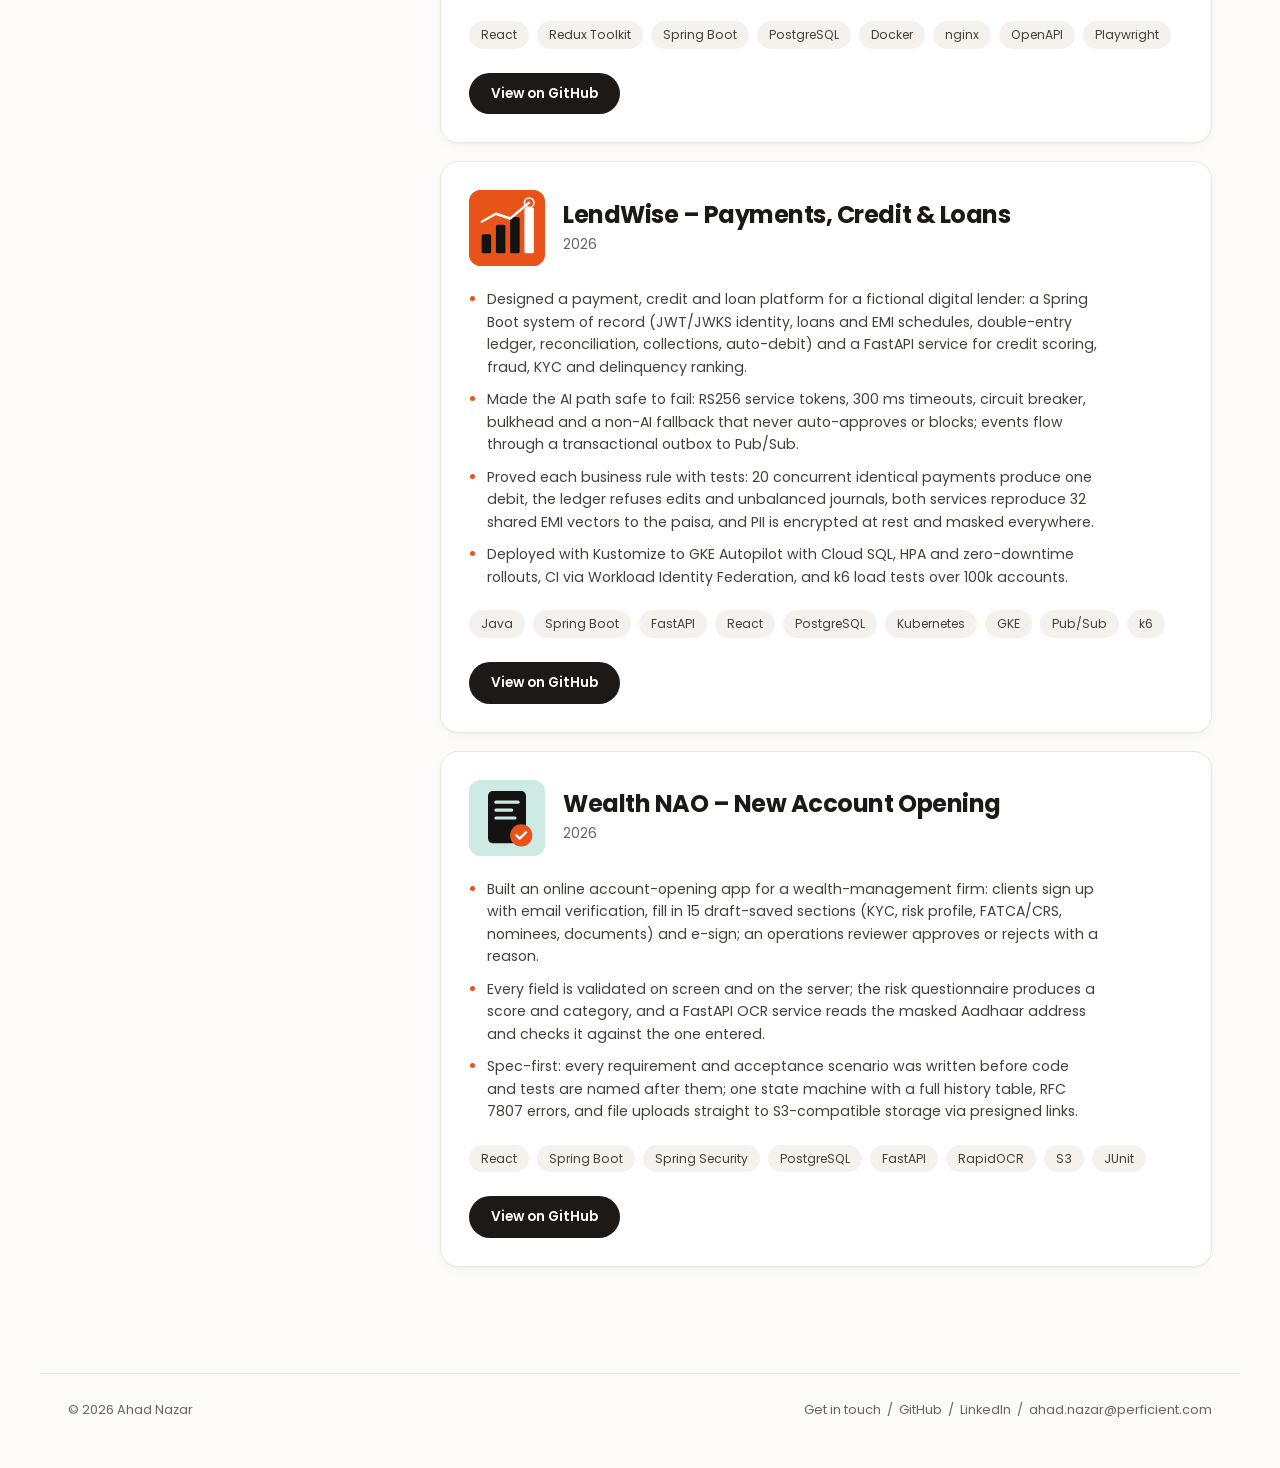
<file: projects.html>
<!DOCTYPE html>
<html lang="en">
<head>
<meta charset="utf-8">
<meta name="viewport" content="width=device-width, initial-scale=1">
<title>Projects | Ahad Nazar</title>
<meta name="description" content="Selected projects by Ahad Nazar: FitArena, LendWise, Wealth NAO, secure AI traffic signal optimization and a production-ready REST/GraphQL API service.">
<meta property="og:title" content="Projects | Ahad Nazar">
<meta property="og:description" content="Selected projects by Ahad Nazar: FitArena, LendWise, Wealth NAO, secure AI traffic signal optimization and a production-ready REST/GraphQL API service.">
<meta property="og:type" content="website">
<meta name="theme-color" content="#ffffff">
<link rel="icon" href="data:image/svg+xml,%3Csvg xmlns='http://www.w3.org/2000/svg' viewBox='0 0 64 64'%3E%3Crect width='64' height='64' rx='16' fill='%23e8531a'/%3E%3Ctext x='32' y='45' font-family='Arial' font-weight='800' font-size='36' text-anchor='middle' fill='%23141312'%3EA%3C/text%3E%3C/svg%3E">
<link rel="preconnect" href="https://fonts.googleapis.com">
<link rel="preconnect" href="https://fonts.gstatic.com" crossorigin>
<link href="https://fonts.googleapis.com/css2?family=Poppins:wght@400;500;600;700;800&display=swap" rel="stylesheet">
<link rel="stylesheet" href="css/style.css">
<script>document.documentElement.classList.add("js")</script>
</head>
<body>
<nav class="nav" aria-label="Main"><a href="index.html" data-label="Home" aria-label="Home"><svg class="" viewBox="0 0 24 24" fill="none" stroke="currentColor" stroke-width="1.8" stroke-linecap="round" stroke-linejoin="round" aria-hidden="true"><path d="M3 10.5 12 3l9 7.5V20a1 1 0 0 1-1 1h-5v-6H9v6H4a1 1 0 0 1-1-1z"/></svg></a><a href="projects.html" data-label="Projects" aria-label="Projects" aria-current="page"><svg class="" viewBox="0 0 24 24" fill="none" stroke="currentColor" stroke-width="1.8" stroke-linecap="round" stroke-linejoin="round" aria-hidden="true"><path d="M3 6a2 2 0 0 1 2-2h4l2 2h8a2 2 0 0 1 2 2v9a2 2 0 0 1-2 2H5a2 2 0 0 1-2-2z"/></svg></a><a href="experience.html" data-label="Experience" aria-label="Experience"><svg class="" viewBox="0 0 24 24" fill="none" stroke="currentColor" stroke-width="1.8" stroke-linecap="round" stroke-linejoin="round" aria-hidden="true"><rect x="3" y="7" width="18" height="13" rx="2"/><path d="M9 7V5a2 2 0 0 1 2-2h2a2 2 0 0 1 2 2v2M3 13h18"/></svg></a><a href="skills.html" data-label="Skills" aria-label="Skills"><svg class="" viewBox="0 0 24 24" fill="none" stroke="currentColor" stroke-width="1.8" stroke-linecap="round" stroke-linejoin="round" aria-hidden="true"><path d="M14.7 6.3a1 1 0 0 0 0 1.4l1.6 1.6a1 1 0 0 0 1.4 0l3.77-3.77a6 6 0 0 1-7.94 7.94l-6.91 6.91a2.12 2.12 0 0 1-3-3l6.91-6.91a6 6 0 0 1 7.94-7.94l-3.76 3.76z"/></svg></a></nav>

<div class="shell">
  <aside class="profile">
    <div class="profile-card">
      <span class="arc a" aria-hidden="true"></span>
      <span class="arc b" aria-hidden="true"></span>
      <div class="photo">
        <span class="initials" aria-hidden="true">AN</span>
        <img src="assets/Passport%20size%20photo_Ahad%20Nazar.jpeg" alt="Portrait of Ahad Nazar" onerror="this.remove()">
      </div>
      <div class="profile-body">
        <h2>Ahad Nazar</h2>
        <span class="flame" aria-hidden="true"><svg class="" viewBox="0 0 24 24" fill="none" stroke="currentColor" stroke-width="1.8" stroke-linecap="round" stroke-linejoin="round" aria-hidden="true"><path d="M8.5 14.5A2.5 2.5 0 0 0 11 12c0-1.38-.5-2-1-3-1.072-2.143-.224-4.054 2-6 .5 2.5 2 4.9 4 6.5 2 1.6 3 3.5 3 5.5a7 7 0 1 1-14 0c0-1.153.433-2.294 1-3a2.5 2.5 0 0 0 2.5 2.5z"/></svg></span>
        <p class="tagline">A CSE graduate who builds things that solve real problems and make real impact.</p>
        <p class="meta">Bengaluru, India</p>
        <div class="socials">
          <a href="https://github.com/ahad-nazar_prft" target="_blank" rel="noopener" aria-label="GitHub"><svg viewBox="0 0 24 24" fill="currentColor" aria-hidden="true"><path d="M12 .297c-6.63 0-12 5.373-12 12 0 5.303 3.438 9.8 8.205 11.385.6.113.82-.258.82-.577 0-.285-.01-1.04-.015-2.04-3.338.724-4.042-1.61-4.042-1.61C4.422 18.07 3.633 17.7 3.633 17.7c-1.087-.744.084-.729.084-.729 1.205.084 1.838 1.236 1.838 1.236 1.07 1.835 2.809 1.305 3.495.998.108-.776.417-1.305.76-1.605-2.665-.3-5.466-1.332-5.466-5.93 0-1.31.465-2.38 1.235-3.22-.135-.303-.54-1.523.105-3.176 0 0 1.005-.322 3.3 1.23.96-.267 1.98-.399 3-.405 1.02.006 2.04.138 3 .405 2.28-1.552 3.285-1.23 3.285-1.23.645 1.653.24 2.873.12 3.176.765.84 1.23 1.91 1.23 3.22 0 4.61-2.805 5.625-5.475 5.92.42.36.81 1.096.81 2.22 0 1.606-.015 2.896-.015 3.286 0 .315.21.69.825.57C20.565 22.092 24 17.592 24 12.297c0-6.627-5.373-12-12-12"/></svg></a>
          <a href="https://linkedin.com/in/ahad-nazar-0b8946335" target="_blank" rel="noopener" aria-label="LinkedIn"><svg viewBox="0 0 24 24" fill="currentColor" aria-hidden="true"><path d="M20.447 20.452h-3.554v-5.569c0-1.328-.027-3.037-1.852-3.037-1.853 0-2.136 1.445-2.136 2.939v5.667H9.351V9h3.414v1.561h.046c.477-.9 1.637-1.85 3.37-1.85 3.601 0 4.267 2.37 4.267 5.455v6.286zM5.337 7.433c-1.144 0-2.063-.926-2.063-2.065 0-1.138.92-2.063 2.063-2.063 1.14 0 2.064.925 2.064 2.063 0 1.139-.925 2.065-2.064 2.065zm1.782 13.019H3.555V9h3.564v11.452zM22.225 0H1.771C.792 0 0 .774 0 1.729v20.542C0 23.227.792 24 1.771 24h20.451C23.2 24 24 23.227 24 22.271V1.729C24 .774 23.2 0 22.222 0h.003z"/></svg></a>
          <a href="mailto:ahad.nazar@perficient.com" aria-label="Email"><svg viewBox="0 0 24 24" fill="none" stroke="currentColor" stroke-width="1.8" stroke-linecap="round" stroke-linejoin="round" aria-hidden="true"><rect x="3" y="5" width="18" height="14" rx="2.5"/><path d="m4 7 8 6 8-6"/></svg></a>
        </div>
      </div>
    </div>
  </aside>
  <main>

    <h1 class="title page-title"><span class="line"><span class="w">SELECTED</span></span><span class="line dim"><span class="w">PROJECTS</span></span></h1>
    <p class="page-intro reveal">Projects that show how I work: three recent full-stack builds (commerce, lending and account opening), plus machine learning with a security layer and backend architecture built for production.</p>
    <article class="detail reveal"><div class="detail-head"><div class="thumb l"><svg viewBox="0 0 96 96" aria-hidden="true"><rect width="96" height="96" fill="#cdeae4"/><rect y="40" width="96" height="16" fill="#141312"/><rect x="40" width="16" height="96" fill="#141312"/><path d="M0 48h36M60 48h36M48 0v36M48 60v36" stroke="#cdeae4" stroke-width="1.5" stroke-dasharray="4 4"/><rect class="car" x="-14" y="44" width="10" height="8" rx="2" fill="#e8531a"/><rect x="64" y="4" width="14" height="32" rx="5" fill="#141312"/><circle class="sig s1" cx="71" cy="12" r="3.2"/><circle class="sig s2" cx="71" cy="20" r="3.2"/><circle class="sig s3" cx="71" cy="28" r="3.2"/></svg></div><div class="grow"><h3>AI-Powered Secure Traffic Signal Optimization</h3><p class="sub">2025 – 2026</p></div></div><ul><li>Designed a GRU-based adaptive traffic signal controller using multi-factor lane scoring, reducing queue length by 14% and raising average vehicle velocity by 18.2% across simulated SUMO configurations.</li><li>Hardened Vehicle-to-Infrastructure (V2I) communication with X25519 ECDH key exchange and ChaCha20-Poly1305 authenticated encryption to mitigate signal spoofing.</li></ul><div class="chips"><span class="chip">Python</span><span class="chip">TensorFlow/Keras</span><span class="chip">SUMO</span><span class="chip">TraCI</span><span class="chip">PyCryptodome</span><span class="chip">Pandas</span></div><a class="btn-lime" href="https://github.com/ahad-nazar_prft" target="_blank" rel="noopener">View on GitHub</a></article><article class="detail reveal"><div class="detail-head"><div class="thumb o"><svg viewBox="0 0 96 96" aria-hidden="true"><rect width="96" height="96" fill="#e8531a"/><path d="M48 48 20 20M48 48 76 20M48 48 20 76M48 48 76 76" stroke="#fff" stroke-width="2" stroke-opacity=".75"/><g fill="#141312"><circle cx="20" cy="20" r="7"/><circle cx="76" cy="20" r="7"/><circle cx="20" cy="76" r="7"/><circle cx="76" cy="76" r="7"/></g><circle class="ping" cx="48" cy="48" r="15" fill="none" stroke="#fff" stroke-width="2"/><rect x="34" y="34" width="28" height="28" rx="8" fill="#fff"/><path d="M42 48h12M50 43l5 5-5 5" fill="none" stroke="#141312" stroke-width="3" stroke-linecap="round" stroke-linejoin="round"/></svg></div><div class="grow"><h3>Production-Ready REST/GraphQL API Service</h3><p class="sub">2024</p></div></div><ul><li>Architected a scalable hybrid API gateway with multi-role Role-Based Access Control (RBAC), Redis-backed sliding-window rate limiting, and strict request idempotency guarantees.</li><li>Added system observability with structured Winston logs, custom Prometheus metrics, and OpenTelemetry distributed tracing; containerized the stack with Docker.</li></ul><div class="chips"><span class="chip">Node.js</span><span class="chip">Express.js</span><span class="chip">GraphQL</span><span class="chip">MySQL</span><span class="chip">Redis</span><span class="chip">Docker</span><span class="chip">Prometheus</span><span class="chip">OpenTelemetry</span></div><a class="btn-lime" href="https://github.com/ahad-nazar_prft" target="_blank" rel="noopener">View on GitHub</a></article>
    <article class="detail reveal"><div class="detail-head"><div class="thumb w"><svg viewBox="0 0 96 96" aria-hidden="true"><rect width="96" height="96" fill="#fff"/><rect x="18" y="45" width="60" height="6" rx="3" fill="#141312"/><rect x="20" y="30" width="10" height="36" rx="3" fill="#e8531a"/><rect x="66" y="30" width="10" height="36" rx="3" fill="#e8531a"/><rect x="10" y="36" width="8" height="24" rx="3" fill="#141312"/><rect x="78" y="36" width="8" height="24" rx="3" fill="#141312"/><circle class="ping" cx="48" cy="48" r="10" fill="none" stroke="#e8531a" stroke-width="2"/></svg></div><div class="grow"><h3>FitArena – Sports &amp; Fitness Store</h3><p class="sub">2026</p></div></div><ul><li>Built an end-to-end Indian sports and fitness store: a React app (RTK Query) on a Spring Boot REST API and PostgreSQL, served from one origin through nginx so the HttpOnly refresh cookie works with <code>SameSite=Strict</code> and no CORS.</li><li>Server computes every price with per-category GST snapshotted per order line; the browser mirrors it in integer paise for instant cart updates, and both sides pass the same 46 shared totals vectors.</li><li>Live updates over SSE, optimistic cart sync with one request in flight per product, and a generated, drift-checked OpenAPI spec that the frontend validates every response against.</li><li>500+ tests (Vitest, JUnit with Testcontainers, contract tests, Playwright with axe); 84% coverage and 86% mutation score on pricing.</li></ul><div class="chips"><span class="chip">React</span><span class="chip">Redux Toolkit</span><span class="chip">Spring Boot</span><span class="chip">PostgreSQL</span><span class="chip">Docker</span><span class="chip">nginx</span><span class="chip">OpenAPI</span><span class="chip">Playwright</span></div><a class="btn-lime" href="https://github.com/Perficient-Corporate/GGTP_BLR_PD_SEP_26/tree/main/Projects/Individual/Ahad-Nazar/Week%204/fitArena-full%20stack" target="_blank" rel="noopener">View on GitHub</a></article><article class="detail reveal"><div class="detail-head"><div class="thumb o"><svg viewBox="0 0 96 96" aria-hidden="true"><rect width="96" height="96" fill="#e8531a"/><rect x="16" y="56" width="12" height="24" rx="2" fill="#141312"/><rect x="34" y="44" width="12" height="36" rx="2" fill="#141312"/><rect x="52" y="34" width="12" height="46" rx="2" fill="#141312"/><rect x="70" y="22" width="12" height="58" rx="2" fill="#fff"/><circle class="ping" cx="76" cy="16" r="6" fill="none" stroke="#fff" stroke-width="2"/><path d="M16 40 34 30l18 6 24-20" fill="none" stroke="#fff" stroke-width="3" stroke-linecap="round" stroke-linejoin="round"/></svg></div><div class="grow"><h3>LendWise – Payments, Credit &amp; Loans</h3><p class="sub">2026</p></div></div><ul><li>Designed a payment, credit and loan platform for a fictional digital lender: a Spring Boot system of record (JWT/JWKS identity, loans and EMI schedules, double-entry ledger, reconciliation, collections, auto-debit) and a FastAPI service for credit scoring, fraud, KYC and delinquency ranking.</li><li>Made the AI path safe to fail: RS256 service tokens, 300 ms timeouts, circuit breaker, bulkhead and a non-AI fallback that never auto-approves or blocks; events flow through a transactional outbox to Pub/Sub.</li><li>Proved each business rule with tests: 20 concurrent identical payments produce one debit, the ledger refuses edits and unbalanced journals, both services reproduce 32 shared EMI vectors to the paisa, and PII is encrypted at rest and masked everywhere.</li><li>Deployed with Kustomize to GKE Autopilot with Cloud SQL, HPA and zero-downtime rollouts, CI via Workload Identity Federation, and k6 load tests over 100k accounts.</li></ul><div class="chips"><span class="chip">Java</span><span class="chip">Spring Boot</span><span class="chip">FastAPI</span><span class="chip">React</span><span class="chip">PostgreSQL</span><span class="chip">Kubernetes</span><span class="chip">GKE</span><span class="chip">Pub/Sub</span><span class="chip">k6</span></div><a class="btn-lime" href="https://github.com/Perficient-Corporate/GGTP_BLR_PD_SEP_26/tree/main/Projects/Individual/Ahad-Nazar/Week%205/Lendwise" target="_blank" rel="noopener">View on GitHub</a></article><article class="detail reveal"><div class="detail-head"><div class="thumb l"><svg viewBox="0 0 96 96" aria-hidden="true"><rect width="96" height="96" fill="#cdeae4"/><rect x="24" y="14" width="48" height="66" rx="6" fill="#141312"/><rect x="32" y="26" width="32" height="4" rx="2" fill="#cdeae4"/><rect x="32" y="36" width="24" height="4" rx="2" fill="#cdeae4"/><rect x="32" y="46" width="28" height="4" rx="2" fill="#cdeae4"/><circle cx="66" cy="70" r="13" fill="#e8531a"/><circle class="ping" cx="66" cy="70" r="13" fill="none" stroke="#e8531a" stroke-width="2"/><path d="m60 70 4 4 8-8" fill="none" stroke="#fff" stroke-width="3" stroke-linecap="round" stroke-linejoin="round"/></svg></div><div class="grow"><h3>Wealth NAO – New Account Opening</h3><p class="sub">2026</p></div></div><ul><li>Built an online account-opening app for a wealth-management firm: clients sign up with email verification, fill in 15 draft-saved sections (KYC, risk profile, FATCA/CRS, nominees, documents) and e-sign; an operations reviewer approves or rejects with a reason.</li><li>Every field is validated on screen and on the server; the risk questionnaire produces a score and category, and a FastAPI OCR service reads the masked Aadhaar address and checks it against the one entered.</li><li>Spec-first: every requirement and acceptance scenario was written before code and tests are named after them; one state machine with a full history table, RFC 7807 errors, and file uploads straight to S3-compatible storage via presigned links.</li></ul><div class="chips"><span class="chip">React</span><span class="chip">Spring Boot</span><span class="chip">Spring Security</span><span class="chip">PostgreSQL</span><span class="chip">FastAPI</span><span class="chip">RapidOCR</span><span class="chip">S3</span><span class="chip">JUnit</span></div><a class="btn-lime" href="https://github.com/Perficient-Corporate/GGTP_BLR_PD_SEP_26/tree/main/Projects/Individual/Ahad-Nazar/Week%206/wealth-nao" target="_blank" rel="noopener">View on GitHub</a></article>
  </main>
</div>

<footer class="footer">
  <span>&copy; <span data-year>2026</span> Ahad Nazar</span>
  <span><a href="index.html#contact">Get in touch</a> &nbsp;/&nbsp; <a href="https://github.com/ahad-nazar_prft" target="_blank" rel="noopener">GitHub</a> &nbsp;/&nbsp; <a href="https://linkedin.com/in/ahad-nazar-0b8946335" target="_blank" rel="noopener">LinkedIn</a> &nbsp;/&nbsp; <a href="mailto:ahad.nazar@perficient.com">ahad.nazar@perficient.com</a></span>
</footer>
<script src="js/main.js"></script>
</body>
</html>
</file>
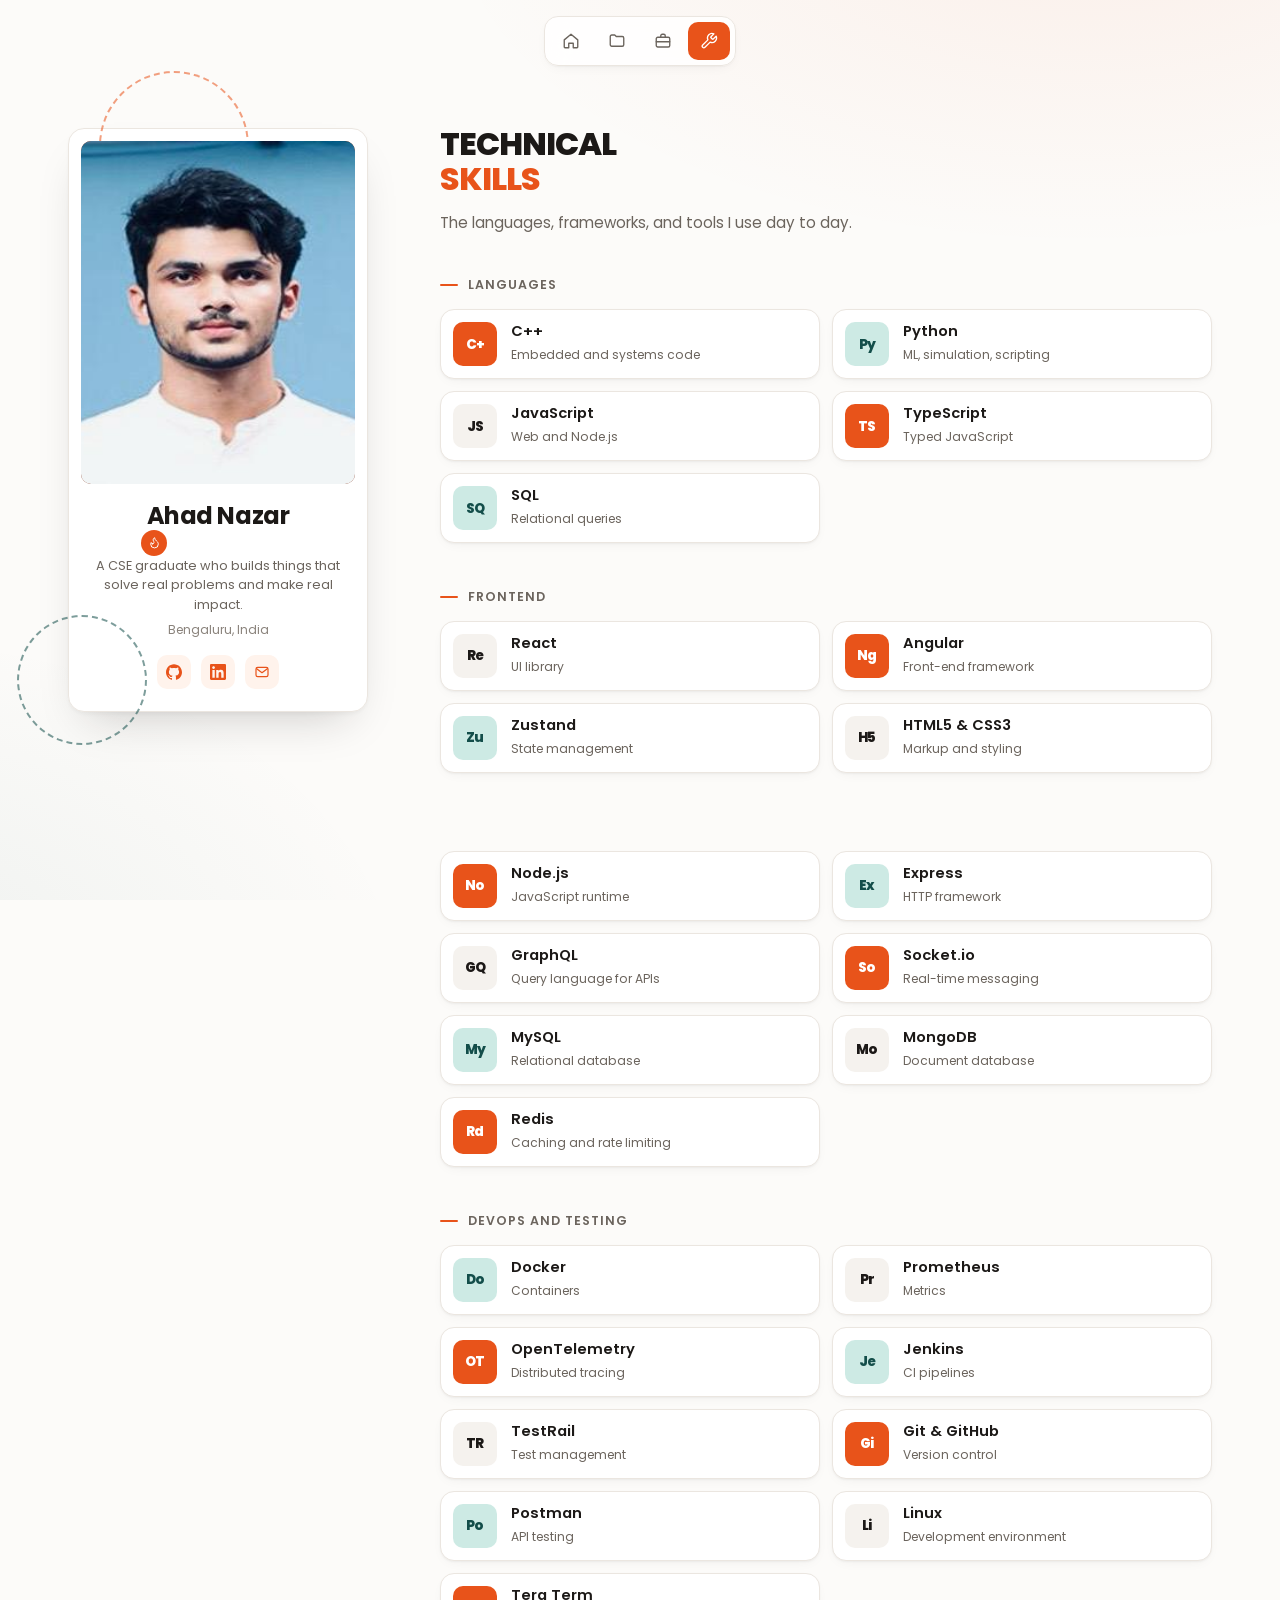
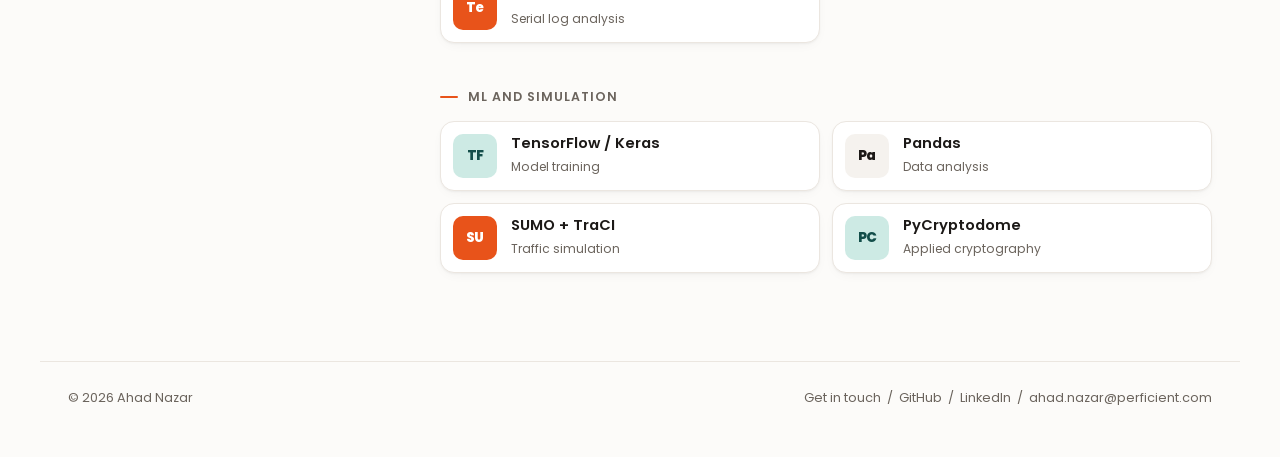
<file: skills.html>
<!DOCTYPE html>
<html lang="en">
<head>
<meta charset="utf-8">
<meta name="viewport" content="width=device-width, initial-scale=1">
<title>Skills | Ahad Nazar</title>
<meta name="description" content="Skills of Ahad Nazar: languages, frameworks, databases, and tooling.">
<meta property="og:title" content="Skills | Ahad Nazar">
<meta property="og:description" content="Skills of Ahad Nazar: languages, frameworks, databases, and tooling.">
<meta property="og:type" content="website">
<meta name="theme-color" content="#ffffff">
<link rel="icon" href="data:image/svg+xml,%3Csvg xmlns='http://www.w3.org/2000/svg' viewBox='0 0 64 64'%3E%3Crect width='64' height='64' rx='16' fill='%23e8531a'/%3E%3Ctext x='32' y='45' font-family='Arial' font-weight='800' font-size='36' text-anchor='middle' fill='%23141312'%3EA%3C/text%3E%3C/svg%3E">
<link rel="preconnect" href="https://fonts.googleapis.com">
<link rel="preconnect" href="https://fonts.gstatic.com" crossorigin>
<link href="https://fonts.googleapis.com/css2?family=Poppins:wght@400;500;600;700;800&display=swap" rel="stylesheet">
<link rel="stylesheet" href="css/style.css">
<script>document.documentElement.classList.add("js")</script>
</head>
<body>
<nav class="nav" aria-label="Main"><a href="index.html" data-label="Home" aria-label="Home"><svg class="" viewBox="0 0 24 24" fill="none" stroke="currentColor" stroke-width="1.8" stroke-linecap="round" stroke-linejoin="round" aria-hidden="true"><path d="M3 10.5 12 3l9 7.5V20a1 1 0 0 1-1 1h-5v-6H9v6H4a1 1 0 0 1-1-1z"/></svg></a><a href="projects.html" data-label="Projects" aria-label="Projects"><svg class="" viewBox="0 0 24 24" fill="none" stroke="currentColor" stroke-width="1.8" stroke-linecap="round" stroke-linejoin="round" aria-hidden="true"><path d="M3 6a2 2 0 0 1 2-2h4l2 2h8a2 2 0 0 1 2 2v9a2 2 0 0 1-2 2H5a2 2 0 0 1-2-2z"/></svg></a><a href="experience.html" data-label="Experience" aria-label="Experience"><svg class="" viewBox="0 0 24 24" fill="none" stroke="currentColor" stroke-width="1.8" stroke-linecap="round" stroke-linejoin="round" aria-hidden="true"><rect x="3" y="7" width="18" height="13" rx="2"/><path d="M9 7V5a2 2 0 0 1 2-2h2a2 2 0 0 1 2 2v2M3 13h18"/></svg></a><a href="skills.html" data-label="Skills" aria-label="Skills" aria-current="page"><svg class="" viewBox="0 0 24 24" fill="none" stroke="currentColor" stroke-width="1.8" stroke-linecap="round" stroke-linejoin="round" aria-hidden="true"><path d="M14.7 6.3a1 1 0 0 0 0 1.4l1.6 1.6a1 1 0 0 0 1.4 0l3.77-3.77a6 6 0 0 1-7.94 7.94l-6.91 6.91a2.12 2.12 0 0 1-3-3l6.91-6.91a6 6 0 0 1 7.94-7.94l-3.76 3.76z"/></svg></a></nav>

<div class="shell">
  <aside class="profile">
    <div class="profile-card">
      <span class="arc a" aria-hidden="true"></span>
      <span class="arc b" aria-hidden="true"></span>
      <div class="photo">
        <span class="initials" aria-hidden="true">AN</span>
        <img src="assets/Passport%20size%20photo_Ahad%20Nazar.jpeg" alt="Portrait of Ahad Nazar" onerror="this.remove()">
      </div>
      <div class="profile-body">
        <h2>Ahad Nazar</h2>
        <span class="flame" aria-hidden="true"><svg class="" viewBox="0 0 24 24" fill="none" stroke="currentColor" stroke-width="1.8" stroke-linecap="round" stroke-linejoin="round" aria-hidden="true"><path d="M8.5 14.5A2.5 2.5 0 0 0 11 12c0-1.38-.5-2-1-3-1.072-2.143-.224-4.054 2-6 .5 2.5 2 4.9 4 6.5 2 1.6 3 3.5 3 5.5a7 7 0 1 1-14 0c0-1.153.433-2.294 1-3a2.5 2.5 0 0 0 2.5 2.5z"/></svg></span>
        <p class="tagline">A CSE graduate who builds things that solve real problems and make real impact.</p>
        <p class="meta">Bengaluru, India</p>
        <div class="socials">
          <a href="https://github.com/ahad-nazar_prft" target="_blank" rel="noopener" aria-label="GitHub"><svg viewBox="0 0 24 24" fill="currentColor" aria-hidden="true"><path d="M12 .297c-6.63 0-12 5.373-12 12 0 5.303 3.438 9.8 8.205 11.385.6.113.82-.258.82-.577 0-.285-.01-1.04-.015-2.04-3.338.724-4.042-1.61-4.042-1.61C4.422 18.07 3.633 17.7 3.633 17.7c-1.087-.744.084-.729.084-.729 1.205.084 1.838 1.236 1.838 1.236 1.07 1.835 2.809 1.305 3.495.998.108-.776.417-1.305.76-1.605-2.665-.3-5.466-1.332-5.466-5.93 0-1.31.465-2.38 1.235-3.22-.135-.303-.54-1.523.105-3.176 0 0 1.005-.322 3.3 1.23.96-.267 1.98-.399 3-.405 1.02.006 2.04.138 3 .405 2.28-1.552 3.285-1.23 3.285-1.23.645 1.653.24 2.873.12 3.176.765.84 1.23 1.91 1.23 3.22 0 4.61-2.805 5.625-5.475 5.92.42.36.81 1.096.81 2.22 0 1.606-.015 2.896-.015 3.286 0 .315.21.69.825.57C20.565 22.092 24 17.592 24 12.297c0-6.627-5.373-12-12-12"/></svg></a>
          <a href="https://linkedin.com/in/ahad-nazar-0b8946335" target="_blank" rel="noopener" aria-label="LinkedIn"><svg viewBox="0 0 24 24" fill="currentColor" aria-hidden="true"><path d="M20.447 20.452h-3.554v-5.569c0-1.328-.027-3.037-1.852-3.037-1.853 0-2.136 1.445-2.136 2.939v5.667H9.351V9h3.414v1.561h.046c.477-.9 1.637-1.85 3.37-1.85 3.601 0 4.267 2.37 4.267 5.455v6.286zM5.337 7.433c-1.144 0-2.063-.926-2.063-2.065 0-1.138.92-2.063 2.063-2.063 1.14 0 2.064.925 2.064 2.063 0 1.139-.925 2.065-2.064 2.065zm1.782 13.019H3.555V9h3.564v11.452zM22.225 0H1.771C.792 0 0 .774 0 1.729v20.542C0 23.227.792 24 1.771 24h20.451C23.2 24 24 23.227 24 22.271V1.729C24 .774 23.2 0 22.222 0h.003z"/></svg></a>
          <a href="mailto:ahad.nazar@perficient.com" aria-label="Email"><svg viewBox="0 0 24 24" fill="none" stroke="currentColor" stroke-width="1.8" stroke-linecap="round" stroke-linejoin="round" aria-hidden="true"><rect x="3" y="5" width="18" height="14" rx="2.5"/><path d="m4 7 8 6 8-6"/></svg></a>
        </div>
      </div>
    </div>
  </aside>
  <main>

    <h1 class="title page-title"><span class="line"><span class="w">TECHNICAL</span></span><span class="line dim"><span class="w">SKILLS</span></span></h1>
    <p class="page-intro reveal">The languages, frameworks, and tools I use day to day.</p>
    <div class="tools-group"><h3 class="reveal">Languages</h3><div class="tools"><div class="tool reveal" style="--i:0"><span class="thumb o" aria-hidden="true">C+</span><div><b>C++</b><small>Embedded and systems code</small></div></div><div class="tool reveal" style="--i:1"><span class="thumb l" aria-hidden="true">Py</span><div><b>Python</b><small>ML, simulation, scripting</small></div></div><div class="tool reveal" style="--i:0"><span class="thumb w" aria-hidden="true">JS</span><div><b>JavaScript</b><small>Web and Node.js</small></div></div><div class="tool reveal" style="--i:1"><span class="thumb o" aria-hidden="true">TS</span><div><b>TypeScript</b><small>Typed JavaScript</small></div></div><div class="tool reveal" style="--i:0"><span class="thumb l" aria-hidden="true">SQ</span><div><b>SQL</b><small>Relational queries</small></div></div></div></div><div class="tools-group"><h3 class="reveal">Frontend</h3><div class="tools"><div class="tool reveal" style="--i:1"><span class="thumb w" aria-hidden="true">Re</span><div><b>React</b><small>UI library</small></div></div><div class="tool reveal" style="--i:0"><span class="thumb o" aria-hidden="true">Ng</span><div><b>Angular</b><small>Front-end framework</small></div></div><div class="tool reveal" style="--i:1"><span class="thumb l" aria-hidden="true">Zu</span><div><b>Zustand</b><small>State management</small></div></div><div class="tool reveal" style="--i:0"><span class="thumb w" aria-hidden="true">H5</span><div><b>HTML5 &amp; CSS3</b><small>Markup and styling</small></div></div></div></div><div class="tools-group"><h3 class="reveal">Backend and data</h3><div class="tools"><div class="tool reveal" style="--i:1"><span class="thumb o" aria-hidden="true">No</span><div><b>Node.js</b><small>JavaScript runtime</small></div></div><div class="tool reveal" style="--i:0"><span class="thumb l" aria-hidden="true">Ex</span><div><b>Express</b><small>HTTP framework</small></div></div><div class="tool reveal" style="--i:1"><span class="thumb w" aria-hidden="true">GQ</span><div><b>GraphQL</b><small>Query language for APIs</small></div></div><div class="tool reveal" style="--i:0"><span class="thumb o" aria-hidden="true">So</span><div><b>Socket.io</b><small>Real-time messaging</small></div></div><div class="tool reveal" style="--i:1"><span class="thumb l" aria-hidden="true">My</span><div><b>MySQL</b><small>Relational database</small></div></div><div class="tool reveal" style="--i:0"><span class="thumb w" aria-hidden="true">Mo</span><div><b>MongoDB</b><small>Document database</small></div></div><div class="tool reveal" style="--i:1"><span class="thumb o" aria-hidden="true">Rd</span><div><b>Redis</b><small>Caching and rate limiting</small></div></div></div></div><div class="tools-group"><h3 class="reveal">DevOps and testing</h3><div class="tools"><div class="tool reveal" style="--i:0"><span class="thumb l" aria-hidden="true">Do</span><div><b>Docker</b><small>Containers</small></div></div><div class="tool reveal" style="--i:1"><span class="thumb w" aria-hidden="true">Pr</span><div><b>Prometheus</b><small>Metrics</small></div></div><div class="tool reveal" style="--i:0"><span class="thumb o" aria-hidden="true">OT</span><div><b>OpenTelemetry</b><small>Distributed tracing</small></div></div><div class="tool reveal" style="--i:1"><span class="thumb l" aria-hidden="true">Je</span><div><b>Jenkins</b><small>CI pipelines</small></div></div><div class="tool reveal" style="--i:0"><span class="thumb w" aria-hidden="true">TR</span><div><b>TestRail</b><small>Test management</small></div></div><div class="tool reveal" style="--i:1"><span class="thumb o" aria-hidden="true">Gi</span><div><b>Git &amp; GitHub</b><small>Version control</small></div></div><div class="tool reveal" style="--i:0"><span class="thumb l" aria-hidden="true">Po</span><div><b>Postman</b><small>API testing</small></div></div><div class="tool reveal" style="--i:1"><span class="thumb w" aria-hidden="true">Li</span><div><b>Linux</b><small>Development environment</small></div></div><div class="tool reveal" style="--i:0"><span class="thumb o" aria-hidden="true">Te</span><div><b>Tera Term</b><small>Serial log analysis</small></div></div></div></div><div class="tools-group"><h3 class="reveal">ML and simulation</h3><div class="tools"><div class="tool reveal" style="--i:1"><span class="thumb l" aria-hidden="true">TF</span><div><b>TensorFlow / Keras</b><small>Model training</small></div></div><div class="tool reveal" style="--i:0"><span class="thumb w" aria-hidden="true">Pa</span><div><b>Pandas</b><small>Data analysis</small></div></div><div class="tool reveal" style="--i:1"><span class="thumb o" aria-hidden="true">SU</span><div><b>SUMO + TraCI</b><small>Traffic simulation</small></div></div><div class="tool reveal" style="--i:0"><span class="thumb l" aria-hidden="true">PC</span><div><b>PyCryptodome</b><small>Applied cryptography</small></div></div></div></div>
  </main>
</div>

<footer class="footer">
  <span>&copy; <span data-year>2026</span> Ahad Nazar</span>
  <span><a href="index.html#contact">Get in touch</a> &nbsp;/&nbsp; <a href="https://github.com/ahad-nazar_prft" target="_blank" rel="noopener">GitHub</a> &nbsp;/&nbsp; <a href="https://linkedin.com/in/ahad-nazar-0b8946335" target="_blank" rel="noopener">LinkedIn</a> &nbsp;/&nbsp; <a href="mailto:ahad.nazar@perficient.com">ahad.nazar@perficient.com</a></span>
</footer>
<script src="js/main.js"></script>
</body>
</html>
</file>
<file: css/style.css>
/* ==========================================================
   Ahad Nazar — Portfolio
   Edit the variables below to re-theme the whole site.
   ========================================================== */
:root {
  --bg: #fcfbf9;           /* page */
  --surface: #ffffff;      /* cards */
  --surface-2: #f5f2ee;    /* chips, hovered nav item */
  --line: #ebe6e0;         /* borders */
  --text: #1c1917;
  --muted: #6b645d;
  --dim: #e8531a;          /* second line of every heading */
  --orange: #e8531a;       /* primary accent */
  --orange-soft: #fff3ec;
  --teal: #134e4a;         /* secondary accent */
  --teal-soft: #cdeae4;
  --ink: #1c1917;
  --card: #ffffff;
  --shadow-sm: 0 1px 2px rgba(28, 25, 23, .04), 0 4px 14px -6px rgba(28, 25, 23, .08);
  --shadow-lg: 0 2px 4px rgba(28, 25, 23, .04), 0 22px 44px -20px rgba(28, 25, 23, .22);
  --ease: cubic-bezier(.2, .8, .2, 1);
  --font: "Poppins", system-ui, -apple-system, "Segoe UI", Roboto, sans-serif;
}

@view-transition { navigation: auto; }

*, *::before, *::after { box-sizing: border-box; }
html { scroll-behavior: smooth; -webkit-text-size-adjust: 100%; }
body {
  margin: 0; color: var(--text);
  background:
    radial-gradient(1000px 520px at 85% -10%, rgba(232, 83, 26, .07), transparent 65%),
    radial-gradient(900px 600px at -10% 110%, rgba(19, 78, 74, .06), transparent 60%),
    var(--bg);
  background-attachment: fixed;
  font-family: var(--font); font-size: 1rem; line-height: 1.6;
  -webkit-font-smoothing: antialiased; overflow-x: hidden;
}
img, svg { max-width: 100%; }
a { color: inherit; text-decoration: none; }
p { margin: 0; }
h1, h2, h3 { margin: 0; font-weight: 700; }
:focus-visible { outline: 2px solid var(--orange); outline-offset: 3px; border-radius: 6px; }
::selection { background: var(--orange); color: #fff; }

/* ---------- Icon-only navigation ---------- */
.nav {
  position: fixed; top: 16px; left: 50%; transform: translateX(-50%);
  z-index: 50; display: flex; gap: 4px; padding: 5px;
  background: rgba(255, 255, 255, .82); border: 1px solid var(--line); border-radius: 14px;
  box-shadow: var(--shadow-sm);
  backdrop-filter: blur(12px); -webkit-backdrop-filter: blur(12px);
  animation: navIn .7s var(--ease) both;
}
.nav a {
  position: relative; width: 42px; height: 38px; display: grid; place-items: center;
  border-radius: 10px; color: var(--muted); transition: color .2s, background .2s, transform .2s;
}
.nav a svg { width: 18px; height: 18px; }
.nav a:hover { color: var(--orange); transform: translateY(-2px); }
.nav a[aria-current="page"] { background: var(--orange); color: #fff; }
.nav a::after {
  content: attr(data-label); position: absolute; top: calc(100% + 10px); left: 50%;
  transform: translate(-50%, -4px); opacity: 0; pointer-events: none; white-space: nowrap;
  background: var(--ink); color: #fff; font-size: .72rem; font-weight: 600;
  padding: 4px 10px; border-radius: 7px; transition: opacity .2s, transform .2s;
}
.nav a:hover::after, .nav a:focus-visible::after { opacity: 1; transform: translate(-50%, 0); }
@keyframes navIn { from { opacity: 0; transform: translate(-50%, -24px); } to { opacity: 1; transform: translate(-50%, 0); } }

/* ---------- Page shell ---------- */
.shell {
  max-width: 1200px; margin: 0 auto; padding: 128px 28px 40px;
  display: grid; grid-template-columns: 300px minmax(0, 1fr); gap: 72px; align-items: start;
}
main { min-width: 0; }

/* ---------- Profile card ---------- */
.profile { position: sticky; top: 100px; animation: cardIn 1s var(--ease) .1s both; }
@keyframes cardIn {
  from { opacity: 0; transform: translateY(-36px) rotate(-3deg); }
  to   { opacity: 1; transform: none; }
}
.profile-card {
  position: relative; background: var(--card); color: var(--ink);
  border: 1px solid var(--line); border-radius: 16px; padding: 12px 12px 22px; text-align: center;
  box-shadow: var(--shadow-lg);
  transition: transform .25s ease-out; will-change: transform;
}
.arc {
  position: absolute; border: 2px dashed var(--orange); border-radius: 50%; opacity: .55;
  z-index: 0; pointer-events: none; animation: spin 40s linear infinite;
}
.arc.a { width: 150px; height: 150px; top: -58px; left: 30px; }
.arc.b { width: 130px; height: 130px; bottom: -34px; left: -52px; border-color: var(--teal); animation-direction: reverse; animation-duration: 55s; }
@keyframes spin { to { transform: rotate(360deg); } }

.photo {
  position: relative; z-index: 1; aspect-ratio: 4 / 5; border-radius: 10px; overflow: hidden;
  background: radial-gradient(120% 90% at 50% 15%, #e8531a 0%, #b8360a 55%, #7a2205 100%);
  display: grid; place-items: end center;
}
.photo .initials {
  font-weight: 800; font-size: 6.6rem; line-height: .8; letter-spacing: -.05em;
  color: var(--ink); padding-bottom: 8px; animation: float 5s ease-in-out infinite;
}
@keyframes float { 50% { transform: translateY(-6px); } }
.photo img { position: absolute; inset: 0; width: 100%; height: 100%; object-fit: cover; object-position: 50% 25%; }

.profile-body { position: relative; z-index: 1; padding: 18px 8px 0; }
.profile-body h2 { font-size: 1.5rem; font-weight: 700; letter-spacing: -.02em; line-height: 1.2; }
.flame {
  position: absolute; left: 22%; top: 46px; width: 26px; height: 26px; border-radius: 50%;
  background: var(--orange); color: #fff; display: grid; place-items: center;
  animation: pulse 2.2s ease-in-out infinite;
}
.flame svg { width: 13px; height: 13px; }
@keyframes pulse {
  0%, 100% { box-shadow: 0 0 0 0 rgba(232, 83, 26, .55); }
  50% { box-shadow: 0 0 0 9px rgba(232, 83, 26, 0); }
}
.tagline { margin-top: 26px; color: var(--muted); font-size: .8rem; line-height: 1.5; }
.meta { margin-top: 6px; color: #8a837c; font-size: .76rem; }
.socials { display: flex; justify-content: center; gap: 10px; margin-top: 16px; }
.socials a {
  width: 34px; height: 34px; border-radius: 10px; background: var(--orange-soft); color: var(--orange);
  display: grid; place-items: center; transition: transform .25s var(--ease), background .2s, color .2s;
}
.socials a:hover { transform: translateY(-3px); background: var(--orange); color: #fff; }
.socials svg { width: 16px; height: 16px; }

/* ---------- Titles (masked line reveal) ---------- */
.title { text-transform: uppercase; font-weight: 800; letter-spacing: -.03em; line-height: 1; }
.title .line { display: block; overflow: hidden; padding-bottom: .08em; }
.title .line.dim { color: var(--dim); }
.title .w { display: block; }
.js .title .w { transform: translateY(110%); }
.js .title.in .w { transform: none; transition: transform .95s var(--ease); }
.js .title.in .line:nth-child(2) .w { transition-delay: .12s; }
.js .title.in .line:nth-child(3) .w { transition-delay: .24s; }

.hero .title { font-size: clamp(2.3rem, 7vw, 5rem); line-height: .98; }
.section-title { font-size: clamp(2.2rem, 5vw, 3.4rem); margin-bottom: 34px; }
.page-title { margin-bottom: 14px; }
.page-intro { color: var(--muted); max-width: 52ch; margin-bottom: 40px; font-size: .95rem; }

/* ---------- Scroll / load reveal ---------- */
.js .reveal { opacity: 0; transform: translateY(28px); }
.js .reveal.in {
  opacity: 1; transform: none;
  transition: opacity .8s var(--ease), transform .8s var(--ease);
  transition-delay: calc(var(--i, 0) * 90ms);
}

/* ---------- Hero ---------- */
.lead { margin-top: 22px; max-width: 48ch; font-size: .9rem; color: var(--muted); line-height: 1.75; }
.stats { display: flex; gap: 34px; margin-top: 40px; flex-wrap: wrap; }
.stat .num { font-size: clamp(2.2rem, 4.2vw, 3rem); font-weight: 600; letter-spacing: -.03em; line-height: 1; }
.stat .label { margin-top: 8px; font-size: .62rem; letter-spacing: .06em; text-transform: uppercase; color: var(--muted); line-height: 1.4; }

.cards { display: grid; grid-template-columns: 1fr 1fr; gap: 16px; margin-top: 44px; }
.link-card {
  position: relative; overflow: hidden; min-height: 150px; padding: 18px 18px 16px;
  border-radius: 14px; display: flex; flex-direction: column; justify-content: space-between;
  transition: transform .4s var(--ease), box-shadow .4s var(--ease);
}
.link-card::before { content: ""; position: absolute; inset: 0; background-repeat: repeat; animation: drift 14s linear infinite; }
.link-card > * { position: relative; }
.link-card:hover { transform: translateY(-6px); }
.link-card.orange { background: var(--orange); color: #fff; }
.link-card.orange:hover { box-shadow: 0 20px 40px -16px rgba(232, 83, 26, .55); }
.link-card.orange::before {
  background-image: url("data:image/svg+xml,%3Csvg xmlns='http://www.w3.org/2000/svg' width='180' height='70'%3E%3Cpath d='M0 35Q45 0 90 35T180 35' fill='none' stroke='white' stroke-opacity='.2' stroke-width='3'/%3E%3C/svg%3E");
}
.link-card.lime { background: var(--teal); color: #fff; }
.link-card.lime:hover { box-shadow: 0 20px 40px -16px rgba(19, 78, 74, .55); }
.link-card.lime::before {
  background-image: url("data:image/svg+xml,%3Csvg xmlns='http://www.w3.org/2000/svg' width='120' height='120'%3E%3Cpolyline points='0,70 30,20 60,70 90,20 120,70' fill='none' stroke='white' stroke-opacity='.12' stroke-width='6'/%3E%3C/svg%3E");
}
@keyframes drift { to { background-position: 180px 0; } }
.link-card .ic { width: 22px; height: 22px; }
.link-card .bottom { display: flex; justify-content: space-between; align-items: flex-end; gap: 12px; }
.link-card .txt { font-size: .82rem; font-weight: 600; text-transform: uppercase; line-height: 1.35; letter-spacing: .01em; }
.link-card .btn-sq {
  flex: none; width: 28px; height: 28px; border: 1.5px solid currentColor; border-radius: 8px;
  display: grid; place-items: center; transition: background .25s, color .25s, transform .3s var(--ease);
}
.link-card .btn-sq svg { width: 13px; height: 13px; }
.link-card.orange:hover .btn-sq { background: #fff; color: var(--orange); transform: translateX(4px); }
.link-card.lime:hover .btn-sq { background: #fff; color: var(--teal); transform: translateX(4px); }

/* ---------- Sections and item rows ---------- */
.section { margin-top: 108px; }
.items { display: grid; gap: 14px; }
.item {
  display: grid; grid-template-columns: 76px minmax(0, 1fr) auto; gap: 8px 20px; align-items: center;
  padding: 14px; border-radius: 16px; background: var(--surface); border: 1px solid var(--line);
  box-shadow: var(--shadow-sm);
  transition: transform .35s var(--ease), box-shadow .35s var(--ease), border-color .3s;
}
.item:hover { transform: translateY(-3px); box-shadow: var(--shadow-lg); border-color: #f3c7b0; }
.item .thumb { transition: transform .45s var(--ease); }
.item:hover .thumb { transform: scale(1.05) rotate(-2deg); }
.item h3 { font-size: 1.05rem; font-weight: 700; letter-spacing: -.01em; line-height: 1.25; transition: color .2s; }
.item:hover h3 { color: var(--orange); }
.item .sub { color: var(--muted); font-size: .8rem; margin-top: 2px; }
.item .desc { color: var(--muted); font-size: .8rem; margin-top: 6px; max-width: 60ch; }
.item .arr { align-self: start; color: #b3aca5; width: 16px; height: 16px; transition: transform .3s var(--ease), color .2s; }
.item:hover .arr { color: var(--orange); transform: translate(4px, -4px); }
.item.static { grid-template-columns: minmax(0, 1fr); }

.thumb {
  width: 76px; height: 76px; border-radius: 12px; overflow: hidden; flex: none;
  display: grid; place-items: center; font-weight: 800; font-size: 1.4rem; letter-spacing: -.04em; color: var(--ink);
}
.thumb svg { width: 100%; height: 100%; display: block; }
.thumb.o { background: var(--orange); color: #fff; }
.thumb.l { background: var(--teal-soft); color: var(--teal); }
.thumb.w { background: var(--surface-2); color: var(--ink); }

/* thumbnail micro-animations */
.sig { fill: #3a3835; animation: sig 3.6s infinite; }
.sig.s2 { animation-delay: 1.2s; } .sig.s3 { animation-delay: 2.4s; }
@keyframes sig { 0%, 30% { fill: #e8531a; } 33%, 100% { fill: #3a3835; } }
.car { animation: car 4.2s linear infinite; }
@keyframes car { from { transform: translateX(0); } to { transform: translateX(120px); } }
.ping { transform-box: fill-box; transform-origin: center; animation: ping 2.4s ease-out infinite; }
@keyframes ping { from { transform: scale(1); opacity: .8; } to { transform: scale(2.1); opacity: 0; } }

.pill {
  display: inline-block; margin-top: 10px; padding: 2px 11px; border-radius: 999px;
  background: var(--orange-soft); color: var(--orange); font-size: .7rem; font-weight: 500;
}

/* ---------- Tools ---------- */
.tools { display: grid; grid-template-columns: repeat(2, minmax(0, 1fr)); gap: 12px; }
.tool {
  display: flex; align-items: center; gap: 14px; padding: 12px; border-radius: 14px;
  background: var(--surface); border: 1px solid var(--line); box-shadow: var(--shadow-sm);
  transition: transform .3s var(--ease), border-color .3s, box-shadow .3s;
}
.tool:hover { transform: translateY(-3px); border-color: #f3c7b0; box-shadow: var(--shadow-lg); }
.tool .thumb { width: 44px; height: 44px; border-radius: 10px; font-size: .85rem; }
.tool b { display: block; font-weight: 600; font-size: .92rem; line-height: 1.25; }
.tool small { color: var(--muted); font-size: .76rem; }
.tools-group { margin-top: 44px; }
.tools-group:first-of-type { margin-top: 0; }
.tools-group h3 {
  display: flex; align-items: center; gap: 10px;
  font-size: .78rem; margin-bottom: 14px; color: var(--muted); font-weight: 600;
  text-transform: uppercase; letter-spacing: .08em;
}
.tools-group h3::before { content: ""; width: 18px; height: 2px; border-radius: 2px; background: var(--orange); }
.see-all { display: inline-block; margin-top: 20px; color: var(--orange); font-size: .85rem; font-weight: 600; }
.see-all::after { content: ""; display: block; height: 2px; background: currentColor; transform: scaleX(0); transform-origin: left; transition: transform .35s var(--ease); }
.see-all:hover::after { transform: scaleX(1); }

/* ---------- Detail cards ---------- */
.detail {
  position: relative; overflow: hidden;
  background: var(--surface); border: 1px solid var(--line); border-radius: 18px;
  padding: 28px; margin-bottom: 18px; box-shadow: var(--shadow-sm);
  transition: transform .4s var(--ease), box-shadow .4s var(--ease), border-color .3s;
}
.detail::before {
  content: ""; position: absolute; inset: 0 0 auto 0; height: 3px;
  background: linear-gradient(90deg, var(--orange), #f59e6b);
  transform: scaleX(0); transform-origin: left; transition: transform .5s var(--ease);
}
.detail:hover { transform: translateY(-4px); box-shadow: var(--shadow-lg); border-color: #f3c7b0; }
.detail:hover::before { transform: scaleX(1); }
.detail-head { display: flex; gap: 18px; align-items: center; }
.detail-head .grow { flex: 1; min-width: 0; }
.detail h3 { font-size: clamp(1.15rem, 2.4vw, 1.5rem); letter-spacing: -.02em; line-height: 1.2; }
.detail .sub { color: var(--muted); margin-top: 4px; font-size: .85rem; }
.detail .when {
  color: var(--teal); background: var(--teal-soft); font-size: .76rem; font-weight: 500;
  padding: 3px 10px; border-radius: 999px; white-space: nowrap; align-self: flex-start;
}
.detail ul { margin: 22px 0 0; padding-left: 1.1rem; display: grid; gap: 10px; color: #44403c; font-size: .88rem; max-width: 70ch; }
.detail li::marker { color: var(--orange); }
.detail code { background: var(--surface-2); padding: 1px 6px; border-radius: 5px; font-size: .82em; }
.chips { display: flex; flex-wrap: wrap; gap: 8px; margin-top: 22px; }
.chip {
  padding: 4px 12px; border-radius: 999px; background: var(--surface-2); color: #44403c;
  font-size: .76rem; transition: background .2s, color .2s;
}
.chip:hover { background: var(--orange-soft); color: var(--orange); }
.btn-lime {
  display: inline-flex; align-items: center; gap: 6px; margin-top: 24px; padding: 10px 22px; border-radius: 999px;
  background: var(--ink); color: #fff; font-weight: 600; font-size: .85rem;
  transition: transform .3s var(--ease), box-shadow .3s, background .2s;
}
.btn-lime:hover { transform: translateY(-2px); background: var(--orange); box-shadow: 0 12px 26px -12px rgba(232, 83, 26, .6); }

.edu { display: grid; gap: 24px; }
.edu .row { display: flex; justify-content: space-between; gap: 20px; }
.edu h3 { font-size: 1rem; }
.edu .sub { color: var(--muted); font-size: .82rem; }
.edu .when { color: var(--muted); font-size: .8rem; text-align: right; white-space: nowrap; }

/* ---------- Contact ---------- */
.contact-form { display: grid; gap: 14px; max-width: 620px; }
.contact-form .two { display: grid; grid-template-columns: 1fr 1fr; gap: 14px; }
.contact-form label { display: grid; gap: 6px; font-size: .8rem; color: var(--muted); }
.contact-form input, .contact-form select, .contact-form textarea {
  width: 100%; padding: 13px 15px; border-radius: 10px; border: 1px solid var(--line);
  background: var(--surface); color: var(--text); font: inherit; font-size: .9rem;
  transition: border-color .2s, box-shadow .2s;
}
.contact-form textarea { min-height: 130px; resize: vertical; }
.contact-form input:focus, .contact-form select:focus, .contact-form textarea:focus {
  outline: none; border-color: var(--orange); box-shadow: 0 0 0 3px rgba(232, 83, 26, .18);
}
.contact-form button {
  justify-self: start; padding: 13px 30px; border: 0; border-radius: 999px; background: var(--orange);
  color: #fff; font: inherit; font-weight: 600; font-size: .9rem; cursor: pointer;
  transition: transform .3s var(--ease), background .2s;
}
.contact-form button:hover { transform: translateY(-2px); background: var(--ink); }
.form-note { color: var(--muted); font-size: .76rem; }

/* ---------- Footer ---------- */
.footer {
  max-width: 1200px; margin: 48px auto 0; padding: 26px 28px 48px; border-top: 1px solid var(--line);
  display: flex; justify-content: space-between; gap: 12px; flex-wrap: wrap; color: var(--muted); font-size: .8rem;
}
.footer a { transition: color .2s; }
.footer a:hover { color: var(--orange); }

/* ---------- Responsive ---------- */
@media (max-width: 980px) {
  .shell { grid-template-columns: 1fr; gap: 64px; padding-top: 112px; }
  .profile { position: static; max-width: 320px; }
  .arc.b { left: -30px; }
}
@media (max-width: 640px) {
  .shell { padding: 104px 20px 32px; }
  .profile { max-width: none; }
  .photo { aspect-ratio: 1 / 1; }
  .cards { grid-template-columns: 1fr; }
  .tools, .contact-form .two { grid-template-columns: 1fr; }
  .item { grid-template-columns: 64px minmax(0, 1fr); }
  .item .thumb { width: 64px; height: 64px; }
  .item .arr { display: none; }
  .detail { padding: 22px; }
  .detail-head { flex-wrap: wrap; }
  .section { margin-top: 84px; }
  .stats { gap: 24px; }
}
@media (prefers-reduced-motion: reduce) {
  html { scroll-behavior: auto; }
  *, *::before, *::after { animation: none !important; transition: none !important; }
  .js .title .w, .js .reveal { transform: none; opacity: 1; }
}
</file>
